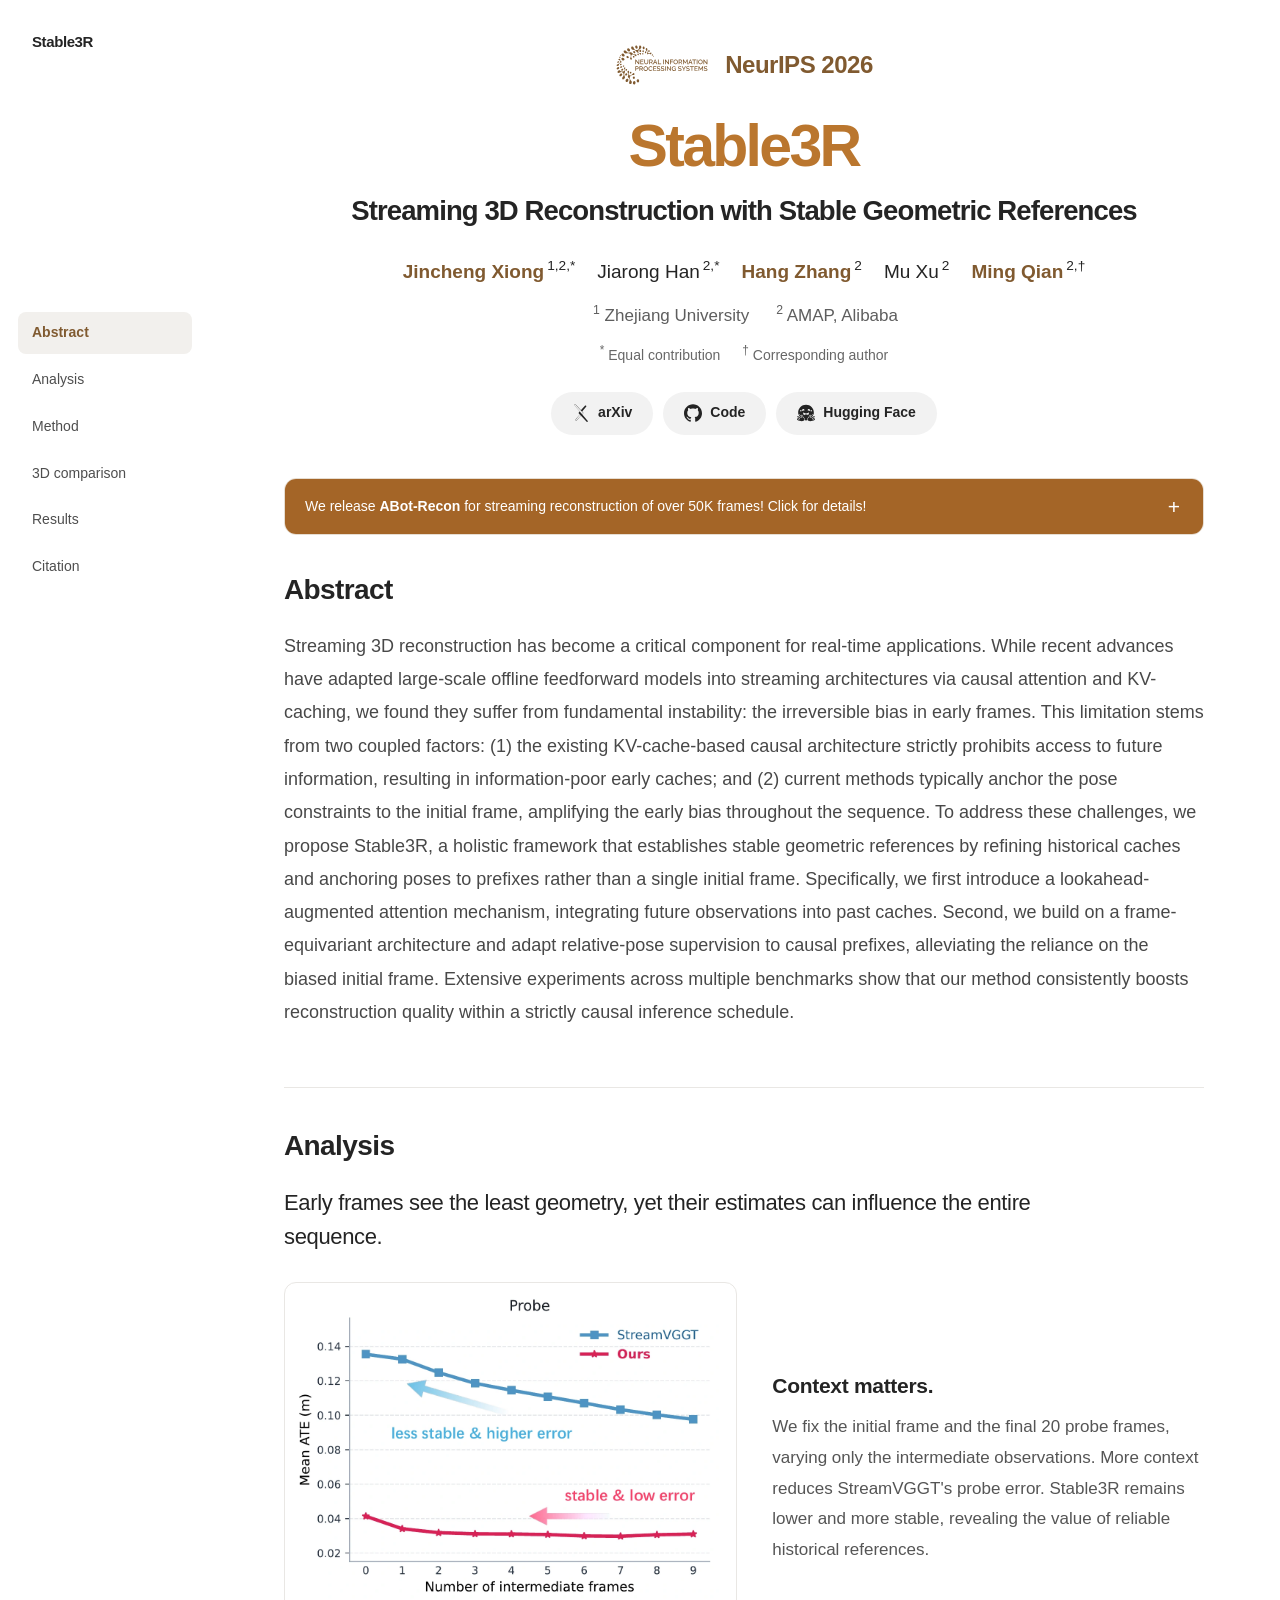
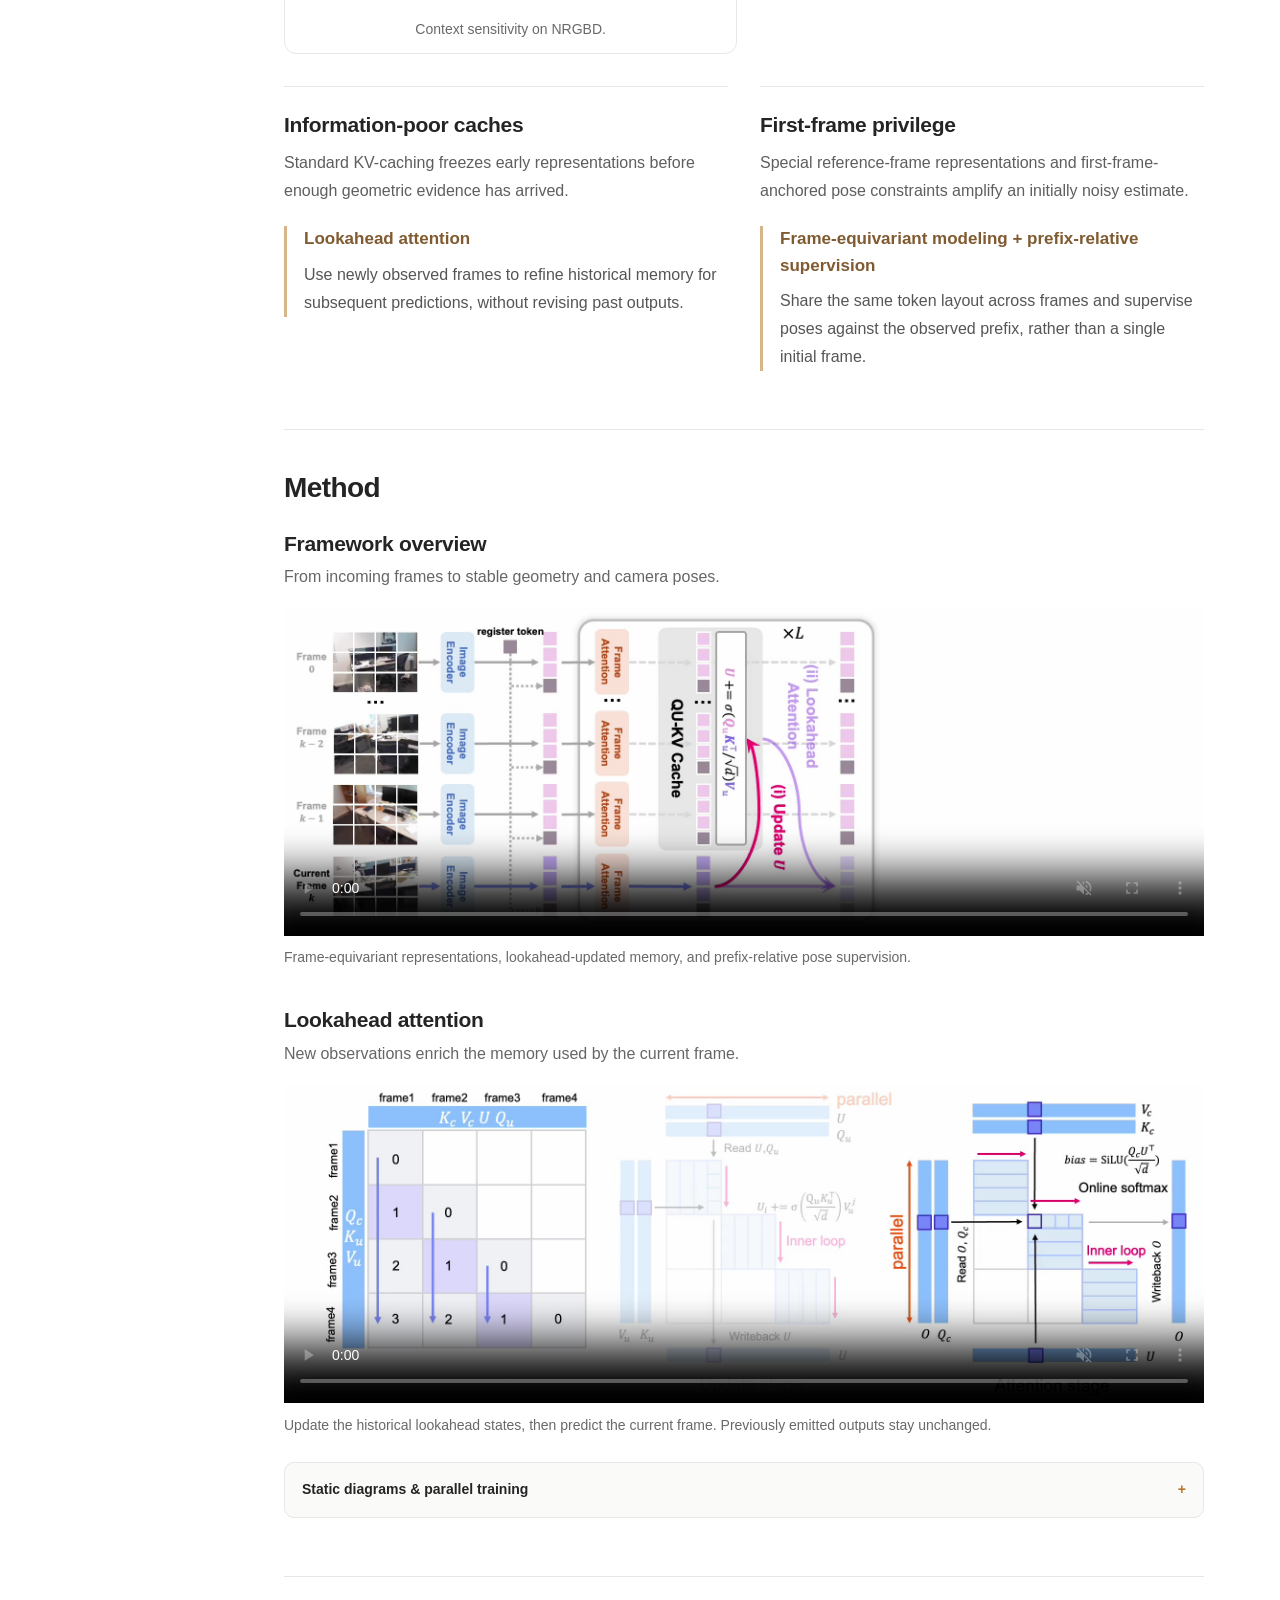
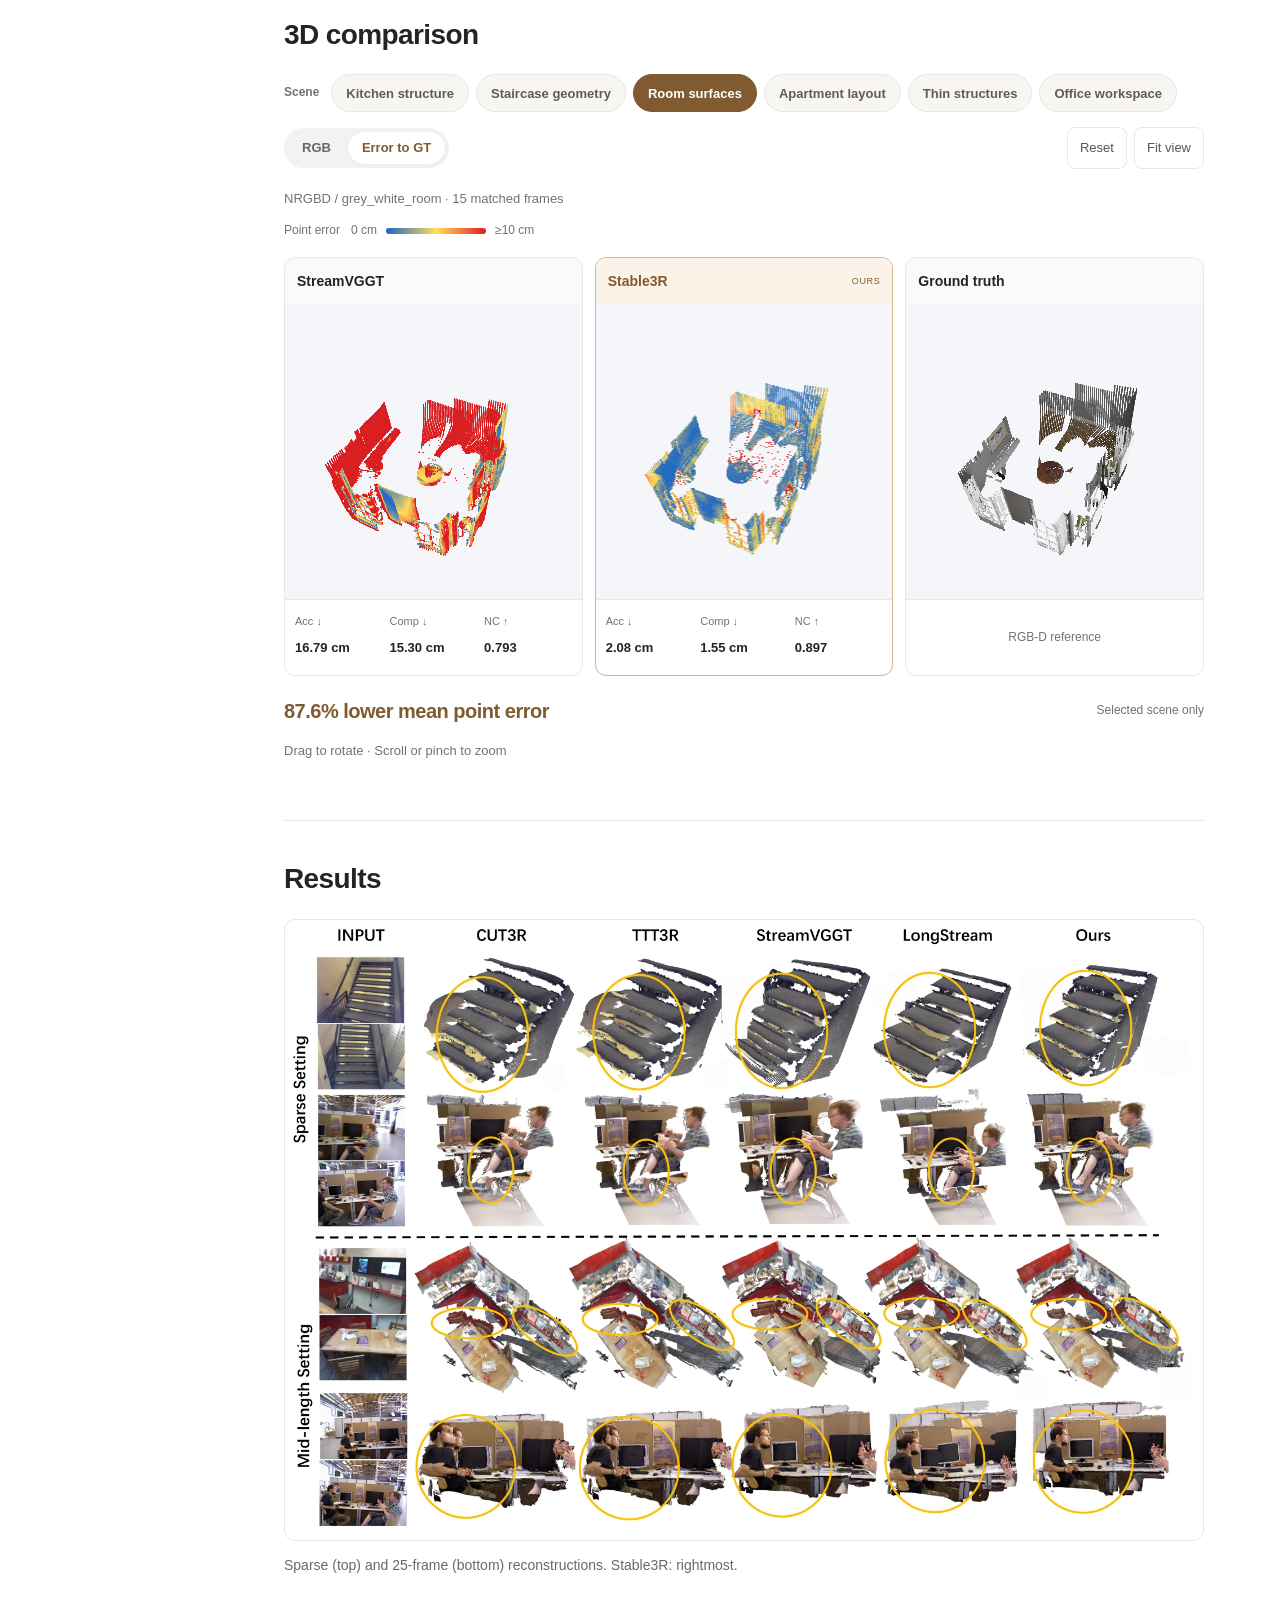
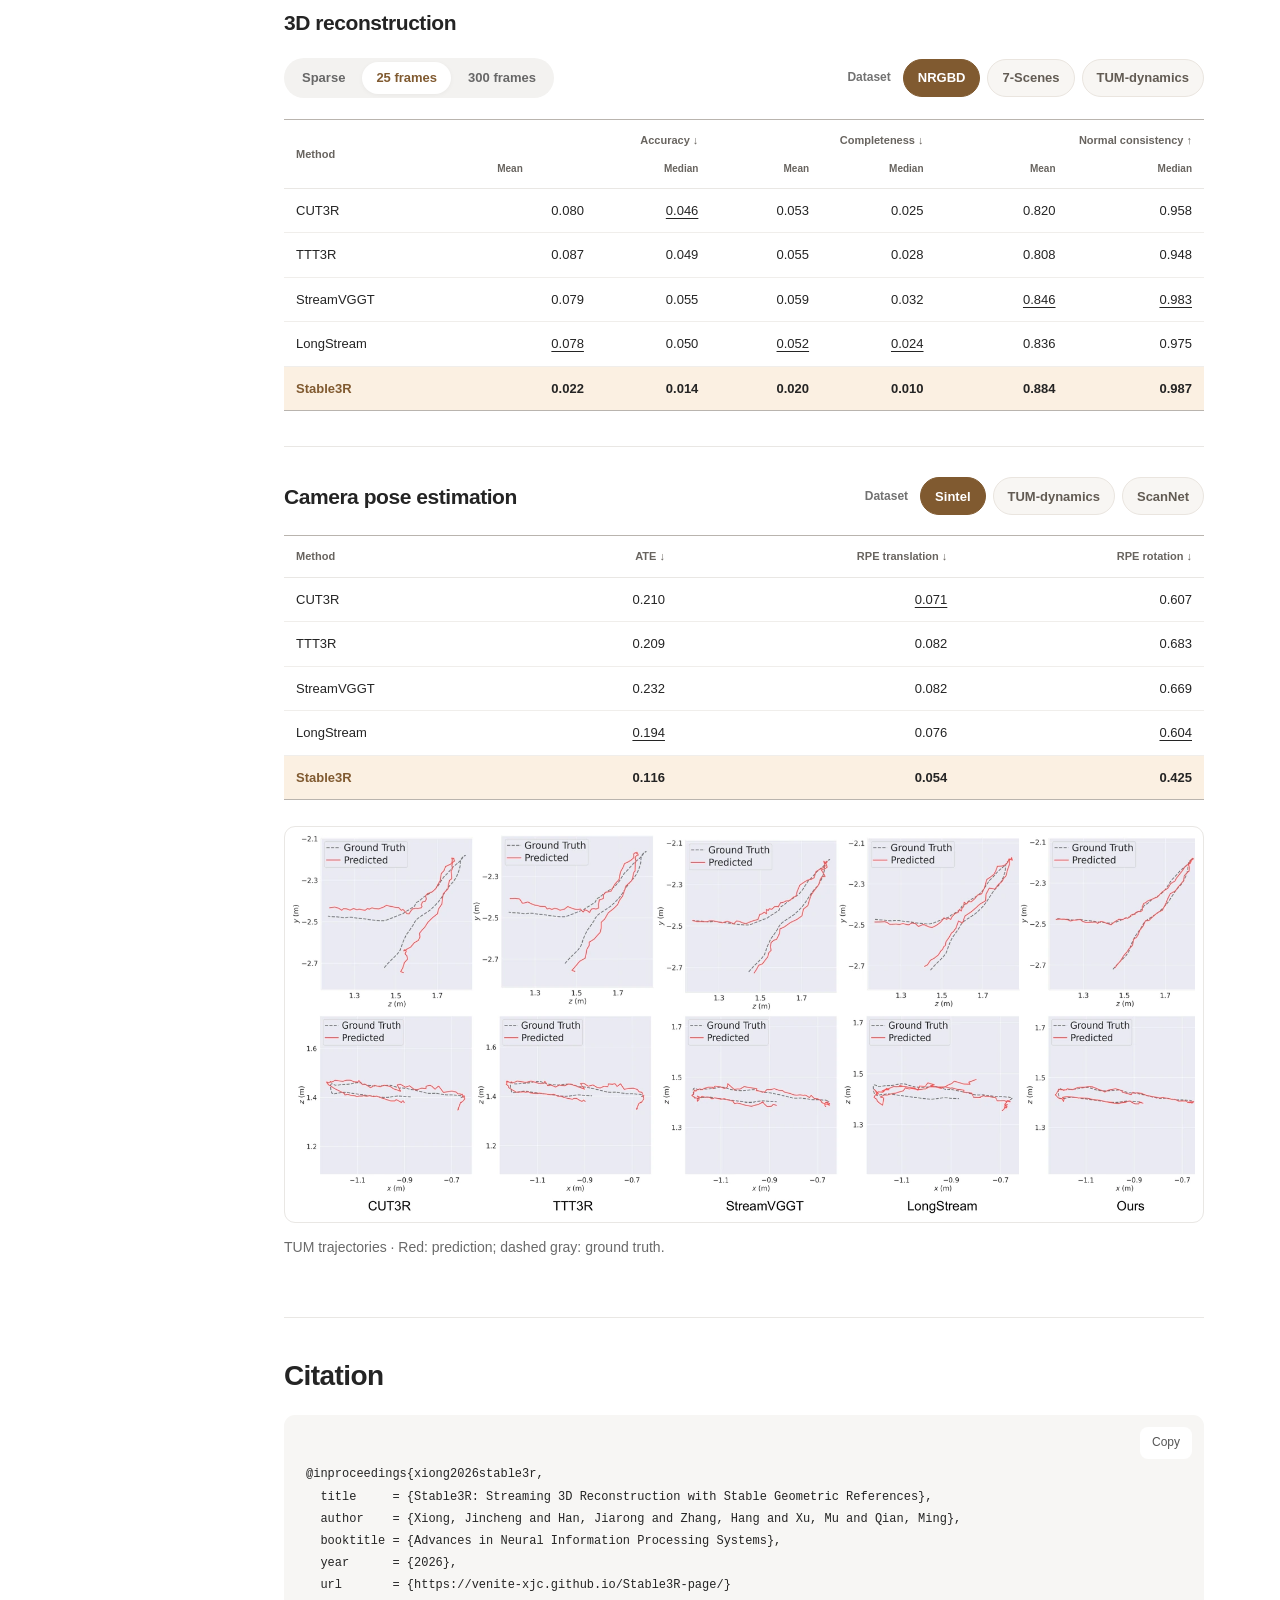
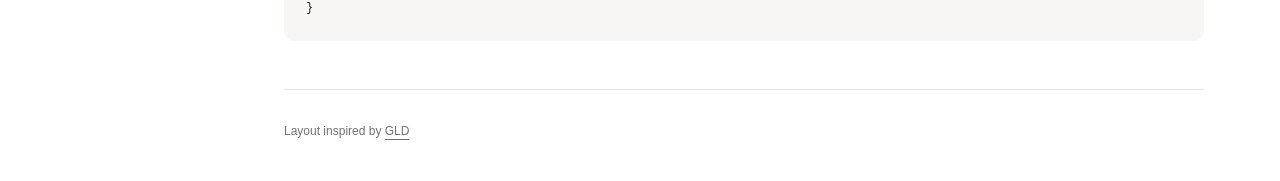
<file: index.html>
<!doctype html>
<html lang="en">
<head>
  <meta charset="utf-8">
  <meta name="viewport" content="width=device-width, initial-scale=1">
  <meta name="description" content="Stable3R: Streaming 3D Reconstruction with Stable Geometric References. Original manuscript figures, method overview, quantitative results, and interactive matched-input 3D comparisons.">
  <meta name="theme-color" content="#ffffff">
  <title>Stable3R | Streaming 3D Reconstruction with Stable Geometric References</title>
  <link rel="canonical" href="https://venite-xjc.github.io/Stable3R-page/">
  <link rel="icon" href="assets/icons/stable3r-mark-32.png?v=20261123-copper" sizes="32x32" type="image/png">
  <link rel="icon" href="assets/icons/stable3r-mark.svg?v=20261123-copper" sizes="any" type="image/svg+xml">
  <link rel="stylesheet" href="styles.css?v=20261124-expanded-choices">
  <script src="assets/paper/results-data.js" defer></script>
  <script src="app.js" defer></script>
  <script src="assets/clouds/manifest.js?v=20261123-six-scenes" defer></script>
  <script src="clouds.js?v=20261124-natural-rotation" defer></script>
  <script src="presentation.js?v=20261124-expanded-choices" defer></script>
</head>
<body>
  <a class="skip-link" href="#abstract">Skip to content</a>
  <aside class="sidebar">
    <a class="sidebar-brand" href="#top">Stable3R</a>
    <nav id="section-nav" aria-label="On this page">
      <a href="#abstract" aria-current="location">Abstract</a>
      <a href="#analysis">Analysis</a>
      <a href="#method">Method</a>
      <a href="#clouds">3D comparison</a>
      <a href="#results">Results</a>
      <a href="#citation">Citation</a>
    </nav>
  </aside>
  <div class="document">
  <header class="hero shell" id="top">
    <a class="venue" href="https://neurips.cc/virtual/2026/loc/sydney/poster/154907" target="_blank" rel="noopener" aria-label="Stable3R poster at NeurIPS 2026"><span class="venue-logo" role="img" aria-label="NeurIPS logo"></span><span>NeurIPS 2026</span></a>
    <h1>Stable<span>3R</span></h1>
    <p class="paper-title">Streaming 3D Reconstruction with Stable Geometric References</p>
    <ul class="authors" aria-label="Authors">
      <li><a href="https://venite-xjc.github.io/" target="_blank" rel="noopener">Jincheng Xiong</a><sup>1,2,*</sup></li>
      <li>Jiarong Han<sup>2,*</sup></li>
      <li><a href="https://openreview.net/profile?id=~Hang_Zhang22" target="_blank" rel="noopener">Hang Zhang</a><sup>2</sup></li>
      <li>Mu Xu<sup>2</sup></li>
      <li><a href="https://qianmingduowan.github.io/" target="_blank" rel="noopener">Ming Qian</a><sup>2,†</sup></li>
    </ul>
    <div class="affiliations"><span><sup>1</sup> Zhejiang University</span><span><sup>2</sup> AMAP, Alibaba</span></div>
    <p class="author-notes"><span><sup>*</sup> Equal contribution</span><span><sup>†</sup> Corresponding author</span></p>
    <div class="hero-links" role="group" aria-label="Project resources">
      <!-- Resource destinations are intentionally unset until release. Icons: Simple Icons (CC0); see assets/icons/SOURCES.txt. -->
      <button class="resource-button" type="button" disabled title="Link coming soon" aria-label="arXiv — link coming soon">
        <svg aria-hidden="true" focusable="false" viewBox="0 0 24 24"><path d="M3.8423 0a1.0037 1.0037 0 0 0-.922.6078c-.1536.3687-.0438.6275.2938 1.1113l6.9185 8.3597-1.0223 1.1058a1.0393 1.0393 0 0 0 .003 1.4229l1.2292 1.3135-5.4391 6.4444c-.2803.299-.4538.823-.2971 1.1986a1.0253 1.0253 0 0 0 .9585.635.9133.9133 0 0 0 .6891-.3405l5.783-6.126 7.4902 8.0051a.8527.8527 0 0 0 .6835.2597.9575.9575 0 0 0 .8777-.6138c.1577-.377-.017-.7502-.306-1.1407l-7.0518-8.3418 1.0632-1.13a.9626.9626 0 0 0 .0089-1.3165L4.6336.4639s-.3733-.4535-.768-.463zm0 .272h.0166c.2179.0052.4874.2715.5644.3639l.005.006.0052.0055 10.169 10.9905a.6915.6915 0 0 1-.0072.945l-1.0666 1.133-1.4982-1.7724-8.5994-10.39c-.3286-.472-.352-.6183-.2592-.841a.7307.7307 0 0 1 .6704-.4401Zm14.341 1.5701a.877.877 0 0 0-.6554.2418l-5.6962 6.1584 1.6944 1.8319 5.3089-6.5138c.3251-.4335.479-.6603.3247-1.0292a1.1205 1.1205 0 0 0-.9763-.689zm-7.6557 12.2823 1.3186 1.4135-5.7864 6.1295a.6494.6494 0 0 1-.4959.26.7516.7516 0 0 1-.706-.4669c-.1119-.2682.0359-.6864.2442-.9083l.0051-.0055.0047-.0055z"/></svg>
        <span>arXiv</span>
      </button>
      <button class="resource-button" type="button" disabled title="Link coming soon" aria-label="Code — link coming soon">
        <svg aria-hidden="true" focusable="false" viewBox="0 0 24 24"><path d="M12 .297c-6.63 0-12 5.373-12 12 0 5.303 3.438 9.8 8.205 11.385.6.113.82-.258.82-.577 0-.285-.01-1.04-.015-2.04-3.338.724-4.042-1.61-4.042-1.61C4.422 18.07 3.633 17.7 3.633 17.7c-1.087-.744.084-.729.084-.729 1.205.084 1.838 1.236 1.838 1.236 1.07 1.835 2.809 1.305 3.495.998.108-.776.417-1.305.76-1.605-2.665-.3-5.466-1.332-5.466-5.93 0-1.31.465-2.38 1.235-3.22-.135-.303-.54-1.523.105-3.176 0 0 1.005-.322 3.3 1.23.96-.267 1.98-.399 3-.405 1.02.006 2.04.138 3 .405 2.28-1.552 3.285-1.23 3.285-1.23.645 1.653.24 2.873.12 3.176.765.84 1.23 1.91 1.23 3.22 0 4.61-2.805 5.625-5.475 5.92.42.36.81 1.096.81 2.22 0 1.606-.015 2.896-.015 3.286 0 .315.21.69.825.57C20.565 22.092 24 17.592 24 12.297c0-6.627-5.373-12-12-12"/></svg>
        <span>Code</span>
      </button>
      <button class="resource-button" type="button" disabled title="Link coming soon" aria-label="Hugging Face — link coming soon">
        <svg aria-hidden="true" focusable="false" viewBox="0 0 24 24"><path d="M12.025 1.13c-5.77 0-10.449 4.647-10.449 10.378 0 1.112.178 2.181.503 3.185.064-.222.203-.444.416-.577a.96.96 0 0 1 .524-.15c.293 0 .584.124.84.284.278.173.48.408.71.694.226.282.458.611.684.951v-.014c.017-.324.106-.622.264-.874s.403-.487.762-.543c.3-.047.596.06.787.203s.31.313.4.467c.15.257.212.468.233.542.01.026.653 1.552 1.657 2.54.616.605 1.01 1.223 1.082 1.912.055.537-.096 1.059-.38 1.572.637.121 1.294.187 1.967.187.657 0 1.298-.063 1.921-.178-.287-.517-.44-1.041-.384-1.581.07-.69.465-1.307 1.081-1.913 1.004-.987 1.647-2.513 1.657-2.539.021-.074.083-.285.233-.542.09-.154.208-.323.4-.467a1.08 1.08 0 0 1 .787-.203c.359.056.604.29.762.543s.247.55.265.874v.015c.225-.34.457-.67.683-.952.23-.286.432-.52.71-.694.257-.16.547-.284.84-.285a.97.97 0 0 1 .524.151c.228.143.373.388.43.625l.006.04a10.3 10.3 0 0 0 .534-3.273c0-5.731-4.678-10.378-10.449-10.378M8.327 6.583a1.5 1.5 0 0 1 .713.174 1.487 1.487 0 0 1 .617 2.013c-.183.343-.762-.214-1.102-.094-.38.134-.532.914-.917.71a1.487 1.487 0 0 1 .69-2.803m7.486 0a1.487 1.487 0 0 1 .689 2.803c-.385.204-.536-.576-.916-.71-.34-.12-.92.437-1.103.094a1.487 1.487 0 0 1 .617-2.013 1.5 1.5 0 0 1 .713-.174m-10.68 1.55a.96.96 0 1 1 0 1.921.96.96 0 0 1 0-1.92m13.838 0a.96.96 0 1 1 0 1.92.96.96 0 0 1 0-1.92M8.489 11.458c.588.01 1.965 1.157 3.572 1.164 1.607-.007 2.984-1.155 3.572-1.164.196-.003.305.12.305.454 0 .886-.424 2.328-1.563 3.202-.22-.756-1.396-1.366-1.63-1.32q-.011.001-.02.006l-.044.026-.01.008-.03.024q-.018.017-.035.036l-.032.04a1 1 0 0 0-.058.09l-.014.025q-.049.088-.11.19a1 1 0 0 1-.083.116 1.2 1.2 0 0 1-.173.18q-.035.029-.075.058a1.3 1.3 0 0 1-.251-.243 1 1 0 0 1-.076-.107c-.124-.193-.177-.363-.337-.444-.034-.016-.104-.008-.2.022q-.094.03-.216.087-.06.028-.125.063l-.13.074q-.067.04-.136.086a3 3 0 0 0-.135.096 3 3 0 0 0-.26.219 2 2 0 0 0-.12.121 2 2 0 0 0-.106.128l-.002.002a2 2 0 0 0-.09.132l-.001.001a1.2 1.2 0 0 0-.105.212q-.013.036-.024.073c-1.139-.875-1.563-2.317-1.563-3.203 0-.334.109-.457.305-.454m.836 10.354c.824-1.19.766-2.082-.365-3.194-1.13-1.112-1.789-2.738-1.789-2.738s-.246-.945-.806-.858-.97 1.499.202 2.362c1.173.864-.233 1.45-.685.64-.45-.812-1.683-2.896-2.322-3.295s-1.089-.175-.938.647 2.822 2.813 2.562 3.244-1.176-.506-1.176-.506-2.866-2.567-3.49-1.898.473 1.23 2.037 2.16c1.564.932 1.686 1.178 1.464 1.53s-3.675-2.511-4-1.297c-.323 1.214 3.524 1.567 3.287 2.405-.238.839-2.71-1.587-3.216-.642-.506.946 3.49 2.056 3.522 2.064 1.29.33 4.568 1.028 5.713-.624m5.349 0c-.824-1.19-.766-2.082.365-3.194 1.13-1.112 1.789-2.738 1.789-2.738s.246-.945.806-.858.97 1.499-.202 2.362c-1.173.864.233 1.45.685.64.451-.812 1.683-2.896 2.322-3.295s1.089-.175.938.647-2.822 2.813-2.562 3.244 1.176-.506 1.176-.506 2.866-2.567 3.49-1.898-.473 1.23-2.037 2.16c-1.564.932-1.686 1.178-1.464 1.53s3.675-2.511 4-1.297c.323 1.214-3.524 1.567-3.287 2.405.238.839 2.71-1.587 3.216-.642.506.946-3.49 2.056-3.522 2.064-1.29.33-4.568 1.028-5.713-.624"/></svg>
        <span>Hugging Face</span>
      </button>
    </div>
  </header>
  <main>
    <aside class="shell news" aria-label="ABot-Recon: our follow-up work">
      <details class="news-card" id="abot-news">
        <summary><span class="news-headline">We release <strong>ABot-Recon</strong> for streaming reconstruction of over 50K frames! Click for details!</span><span class="news-toggle" aria-hidden="true"></span></summary>
        <div class="news-body">
          <p>ABot-Recon outperforms LingBot-Map overall, delivering <strong>&gt;24 FPS</strong> with <strong>&lt;7 GB</strong> of GPU memory and supporting streams of <strong>50K+ frames</strong>.</p>
          <p>Its simple architecture and large-scale training on <strong>over 1 million sequences</strong> make ABot-Recon a strong next-generation streaming backbone for ultra-long outdoor routes, complementing Stable3R's focus on bounded spatial areas. Our technical report and evaluation, inference, and training frameworks are open—explore the <a class="news-project-link" href="https://amap-cvlab.github.io/ABot-Recon-html/" target="_blank" rel="noopener">ABot-Recon homepage</a>.</p>
        </div>
      </details>
    </aside>
    <section class="section shell abstract" id="abstract" aria-labelledby="abstract-title">
      <div class="section-heading"><h2 id="abstract-title">Abstract</h2></div>
        <p>Streaming 3D reconstruction has become a critical component for real-time applications. While recent advances have adapted large-scale offline feedforward models into streaming architectures via causal attention and KV-caching, we found they suffer from fundamental instability: the irreversible bias in early frames. This limitation stems from two coupled factors: (1) the existing KV-cache-based causal architecture strictly prohibits access to future information, resulting in information-poor early caches; and (2) current methods typically anchor the pose constraints to the initial frame, amplifying the early bias throughout the sequence. To address these challenges, we propose Stable3R, a holistic framework that establishes stable geometric references by refining historical caches and anchoring poses to prefixes rather than a single initial frame. Specifically, we first introduce a lookahead-augmented attention mechanism, integrating future observations into past caches. Second, we build on a frame-equivariant architecture and adapt relative-pose supervision to causal prefixes, alleviating the reliance on the biased initial frame. Extensive experiments across multiple benchmarks show that our method consistently boosts reconstruction quality within a strictly causal inference schedule.</p>
    </section>
    <section class="section shell analysis" id="analysis" aria-labelledby="analysis-title">
      <div class="section-heading"><h2 id="analysis-title">Analysis</h2></div>
      <p class="section-lead">Early frames see the least geometry, yet their estimates can influence the entire sequence.</p>
      <div class="analysis-evidence">
      <figure class="probe-figure"><a class="figure-link" href="assets/paper/probe.pdf" target="_blank" rel="noopener" aria-label="Open the original context probe figure PDF" title="Context probe: the initial frame and final 20 probe frames are fixed; only the intermediate context changes."><img src="assets/paper/probe.webp" width="1152" height="848" loading="lazy" alt="NRGBD geometric context probe: StreamVGGT mean ATE changes substantially as intermediate frames are added, while Stable3R remains lower and more stable."></a><figcaption>Context sensitivity on NRGBD.</figcaption></figure>
        <div class="probe-reading"><h3>Context matters.</h3><p>We fix the initial frame and the final 20 probe frames, varying only the intermediate observations. More context reduces StreamVGGT's probe error. Stable3R remains lower and more stable, revealing the value of reliable historical references.</p></div>
      </div>
      <div class="analysis-findings">
        <article class="finding"><h3>Information-poor caches</h3><p>Standard KV-caching freezes early representations before enough geometric evidence has arrived.</p><div class="finding-response"><h4>Lookahead attention</h4><p>Use newly observed frames to refine historical memory for subsequent predictions, without revising past outputs.</p></div></article>
        <article class="finding"><h3>First-frame privilege</h3><p>Special reference-frame representations and first-frame-anchored pose constraints amplify an initially noisy estimate.</p><div class="finding-response"><h4>Frame-equivariant modeling + prefix-relative supervision</h4><p>Share the same token layout across frames and supervise poses against the observed prefix, rather than a single initial frame.</p></div></article>
      </div>
    </section>
    <section class="section shell method" id="method" aria-labelledby="method-title">
      <div class="section-heading"><h2 id="method-title">Method</h2></div>
      <figure class="method-video"><div class="video-heading"><h3>Framework overview</h3><p>From incoming frames to stable geometry and camera poses.</p></div><video id="overview-video" width="1920" height="684" autoplay muted loop controls playsinline preload="auto" poster="assets/videos/dynamic_overview-web-poster.jpg" aria-label="Stable3R method overview video" aria-describedby="overview-video-caption"><source src="assets/videos/dynamic_overview-web.mp4" type="video/mp4">Your browser does not support embedded video. <a href="assets/videos/dynamic_overview-web.mp4">Open the framework overview video</a>.</video><figcaption id="overview-video-caption">Frame-equivariant representations, lookahead-updated memory, and prefix-relative pose supervision.</figcaption></figure>
      <figure class="method-video"><div class="video-heading"><h3>Lookahead attention</h3><p>New observations enrich the memory used by the current frame.</p></div><video id="pipeline-video" width="1920" height="666" autoplay muted loop controls playsinline preload="auto" poster="assets/videos/dynamic_pipeline-web-poster.jpg" aria-label="Stable3R lookahead attention pipeline video" aria-describedby="pipeline-video-caption"><source src="assets/videos/dynamic_pipeline-web.mp4" type="video/mp4">Your browser does not support embedded video. <a href="assets/videos/dynamic_pipeline-web.mp4">Open the lookahead pipeline video</a>.</video><figcaption id="pipeline-video-caption">Update the historical lookahead states, then predict the current frame. Previously emitted outputs stay unchanged.</figcaption></figure>
      <details class="technical-detail"><summary>Static diagrams &amp; parallel training <span aria-hidden="true">+</span></summary><figure class="paper-figure"><a class="figure-link" href="assets/paper/pipeline.pdf" target="_blank" rel="noopener" aria-label="Open the original Stable3R framework figure PDF"><img width="3200" height="1090" src="assets/paper/pipeline-1600.webp" srcset="assets/paper/pipeline-1600.webp 1600w, assets/paper/pipeline.webp 3200w" sizes="92vw" loading="lazy" alt="Stable3R framework: an image encoder and frame attention feed a QU-KV cache, followed by historical U updates, lookahead attention, and camera and geometry prediction heads."></a></figure><figure class="paper-figure"><a class="figure-link" href="assets/paper/parallel-attention.pdf" target="_blank" rel="noopener" aria-label="Open the original parallel attention figure PDF"><img width="3200" height="824" src="assets/paper/parallel-attention-1600.webp" srcset="assets/paper/parallel-attention-1600.webp 1600w, assets/paper/parallel-attention.webp 3200w" sizes="92vw" loading="lazy" alt="Original paper diagram of block-wise causal attention, diagonal dependency order, update kernels, and attention kernels."></a></figure></details>
    </section>
    <section class="section shell cloud-section" id="clouds" aria-labelledby="cloud-title" data-status="loading">
      <div class="section-heading"><h2 id="cloud-title">3D comparison</h2></div>
      <div class="cloud-controls">
        <label class="dataset-label" for="cloud-scene">Scene <select id="cloud-scene"><option value="complete-kitchen">Kitchen structure</option><option value="stairs">Staircase geometry</option><option value="grey-room">Room surfaces</option><option value="morning-apartment">Apartment layout</option><option value="thin-geometry">Thin structures</option><option value="office-workspace">Office workspace</option></select></label>
        <div class="cloud-mode" role="group" aria-label="Point cloud color mode"><button type="button" data-cloud-mode="rgb" aria-pressed="false">RGB</button><button type="button" data-cloud-mode="error" aria-pressed="true">Error to GT</button></div>
        <div class="cloud-view-buttons"><button type="button" id="cloud-reset">Reset</button><button type="button" id="cloud-fit">Fit view</button></div>
      </div>
      <p class="cloud-context" id="cloud-scene-context">Common-input reconstruction comparison</p>
      <div class="cloud-error-legend" id="cloud-error-legend"><span>Point error</span><span class="cloud-error-labels"><span>0 cm</span><span class="cloud-error-bar" aria-hidden="true"></span><span>≥10 cm</span></span></div>
      <div class="cloud-panels" id="cloud-panels">
        <article class="cloud-panel"><div class="cloud-panel-header"><h3>StreamVGGT</h3></div><canvas class="cloud-canvas" id="cloud-streamvggt" tabindex="0" role="img" aria-label="Interactive StreamVGGT reconstruction. Drag to rotate, wheel or pinch to zoom. Arrow keys rotate, plus and minus zoom, R resets."></canvas><div class="cloud-metrics" id="cloud-metrics-streamvggt"></div></article>
        <article class="cloud-panel ours-panel"><div class="cloud-panel-header"><h3>Stable3R</h3><span class="cloud-panel-tag">Ours</span></div><canvas class="cloud-canvas" id="cloud-stable3r" tabindex="0" role="img" aria-label="Interactive Stable3R reconstruction with the same camera and render settings as the baseline."></canvas><div class="cloud-metrics" id="cloud-metrics-stable3r"></div></article>
        <article class="cloud-panel"><div class="cloud-panel-header"><h3>Ground truth</h3></div><canvas class="cloud-canvas" id="cloud-gt" tabindex="0" role="img" aria-label="Interactive ground-truth point cloud using the same sampled pixels and camera as both predictions."></canvas><div class="cloud-reference">RGB-D reference</div></article>
      </div>
      <div class="cloud-highlight"><strong id="cloud-advantage"></strong><span>Selected scene only</span></div>
      <p class="cloud-status" id="cloud-status" role="status">Loading real point clouds…</p>
      <p id="cloud-sampling-note" hidden></p>
    </section>
    <section class="section shell" id="results" aria-labelledby="results-title">
      <div class="section-heading"><h2 id="results-title">Results</h2></div>
      <figure class="paper-figure reconstruction-figure"><a class="figure-link" href="assets/paper/reconstruction.pdf" target="_blank" rel="noopener" aria-label="Open the original reconstruction comparison PDF"><img width="3200" height="2142" src="assets/paper/reconstruction-1600.webp" srcset="assets/paper/reconstruction-1600.webp 1600w, assets/paper/reconstruction.webp 3200w" sizes="(max-width: 1120px) 92vw, 1080px" loading="lazy" alt="Original reconstruction comparison of CUT3R, TTT3R, StreamVGGT, LongStream, and Stable3R, with staircase and dynamic indoor examples under sparse and mid-length settings."></a><figcaption>Sparse (top) and 25-frame (bottom) reconstructions. Stable3R: rightmost.</figcaption></figure>
      <div class="result-block" aria-labelledby="reconstruction-title">
        <div class="result-title"><h3 id="reconstruction-title">3D reconstruction</h3></div>
        <div class="result-controls"><div class="protocol-switch" role="group" aria-label="Reconstruction sequence setting"><button type="button" data-protocol="sparse" aria-pressed="false">Sparse</button><button type="button" data-protocol="mid" aria-pressed="true">25 frames</button><button type="button" data-protocol="long" aria-pressed="false">300 frames</button></div><label class="dataset-label" for="reconstruction-dataset">Dataset <select id="reconstruction-dataset"><option>NRGBD</option><option>7-Scenes</option><option>TUM-dynamics</option></select></label></div>
        <div class="table-scroll" tabindex="0" role="region" aria-label="Reconstruction results; scroll horizontally on smaller screens"><table id="reconstruction-table"><caption class="sr-only">NRGBD 25-frame reconstruction results from the manuscript</caption><thead><tr><th scope="col" rowspan="2">Method</th><th scope="colgroup" colspan="2">Accuracy ↓</th><th scope="colgroup" colspan="2">Completeness ↓</th><th scope="colgroup" colspan="2">Normal consistency ↑</th></tr><tr><th scope="col">Mean</th><th scope="col">Median</th><th scope="col">Mean</th><th scope="col">Median</th><th scope="col">Mean</th><th scope="col">Median</th></tr></thead><tbody id="reconstruction-body">
          <tr><th scope="row">CUT3R</th><td>0.080</td><td>0.046</td><td>0.053</td><td>0.025</td><td>0.820</td><td>0.958</td></tr><tr><th scope="row">TTT3R</th><td>0.087</td><td>0.049</td><td>0.055</td><td>0.028</td><td>0.808</td><td>0.948</td></tr><tr><th scope="row">StreamVGGT</th><td>0.079</td><td>0.055</td><td>0.059</td><td>0.032</td><td>0.846</td><td>0.983</td></tr><tr><th scope="row">LongStream</th><td>0.078</td><td>0.050</td><td>0.052</td><td>0.024</td><td>0.836</td><td>0.975</td></tr><tr class="ours"><th scope="row">Stable3R</th><td><strong>0.022</strong></td><td><strong>0.014</strong></td><td><strong>0.020</strong></td><td><strong>0.010</strong></td><td><strong>0.884</strong></td><td><strong>0.987</strong></td></tr>
        </tbody></table></div>
        <p class="missing-note" id="missing-note" hidden>— Not reported in the paper.</p>
        <!-- Non-visual metadata hooks keep the shared table renderer unchanged. -->
        <div hidden aria-hidden="true"><span id="reconstruction-source"></span><span id="reconstruction-note"></span></div>
      </div>
      <div class="result-block pose-block" aria-labelledby="pose-title">
        <div class="result-title"><h3 id="pose-title">Camera pose estimation</h3><label class="dataset-label" for="pose-dataset">Dataset <select id="pose-dataset"><option>Sintel</option><option>TUM-dynamics</option><option>ScanNet</option></select></label></div>
        <div class="table-scroll" tabindex="0" role="region" aria-label="Camera pose results; scroll horizontally on smaller screens"><table id="pose-table"><caption class="sr-only">Sintel camera pose results from the manuscript</caption><thead><tr><th scope="col">Method</th><th scope="col">ATE ↓</th><th scope="col">RPE translation ↓</th><th scope="col">RPE rotation ↓</th></tr></thead><tbody id="pose-body">
          <tr><th scope="row">CUT3R</th><td>0.210</td><td>0.071</td><td>0.607</td></tr><tr><th scope="row">TTT3R</th><td>0.209</td><td>0.082</td><td>0.683</td></tr><tr><th scope="row">StreamVGGT</th><td>0.232</td><td>0.082</td><td>0.669</td></tr><tr><th scope="row">LongStream</th><td>0.194</td><td>0.076</td><td>0.604</td></tr><tr class="ours"><th scope="row">Stable3R</th><td><strong>0.116</strong></td><td><strong>0.054</strong></td><td><strong>0.425</strong></td></tr>
        </tbody></table></div>
        <figure class="paper-figure trajectory-figure"><a class="figure-link" href="assets/paper/trajectories.pdf" target="_blank" rel="noopener" aria-label="Open the original TUM camera trajectory comparison PDF"><img width="3200" height="1342" src="assets/paper/trajectories-1600.webp" srcset="assets/paper/trajectories-1600.webp 1600w, assets/paper/trajectories.webp 3200w" sizes="(max-width: 1120px) 92vw, 1080px" loading="lazy" alt="TUM trajectory comparisons for five methods: red predicted camera paths versus dashed gray ground truth. Stable3R is shown in the last column."></a><figcaption>TUM trajectories · Red: prediction; dashed gray: ground truth.</figcaption></figure>
      </div>
      <noscript><p class="source-note">JavaScript is disabled. The tables above show NRGBD 25-frame reconstruction and Sintel pose results. <a href="assets/paper/results.json">Download all table values as JSON.</a></p></noscript>
    </section>
    <section class="section shell citation" id="citation" aria-labelledby="citation-title">
      <div class="section-heading"><h2 id="citation-title">Citation</h2></div>
      <div class="citation-box"><button type="button" id="copy-citation" aria-label="Copy BibTeX citation">Copy</button><pre tabindex="0" aria-label="BibTeX citation"><code id="bibtex-text">@inproceedings{xiong2026stable3r,
  title     = {Stable3R: Streaming 3D Reconstruction with Stable Geometric References},
  author    = {Xiong, Jincheng and Han, Jiarong and Zhang, Hang and Xu, Mu and Qian, Ming},
  booktitle = {Advances in Neural Information Processing Systems},
  year      = {2026},
  url       = {https://venite-xjc.github.io/Stable3R-page/}
}</code></pre></div>
      <p id="copy-status" class="sr-only" role="status"></p>
    </section>
  </main>
  <footer class="shell footer">
    <p class="layout-credit">Layout inspired by <a href="https://cvlab-kaist.github.io/GLD/" target="_blank" rel="noopener">GLD</a></p>
  </footer>
  </div>
</body>
</html>
</file>
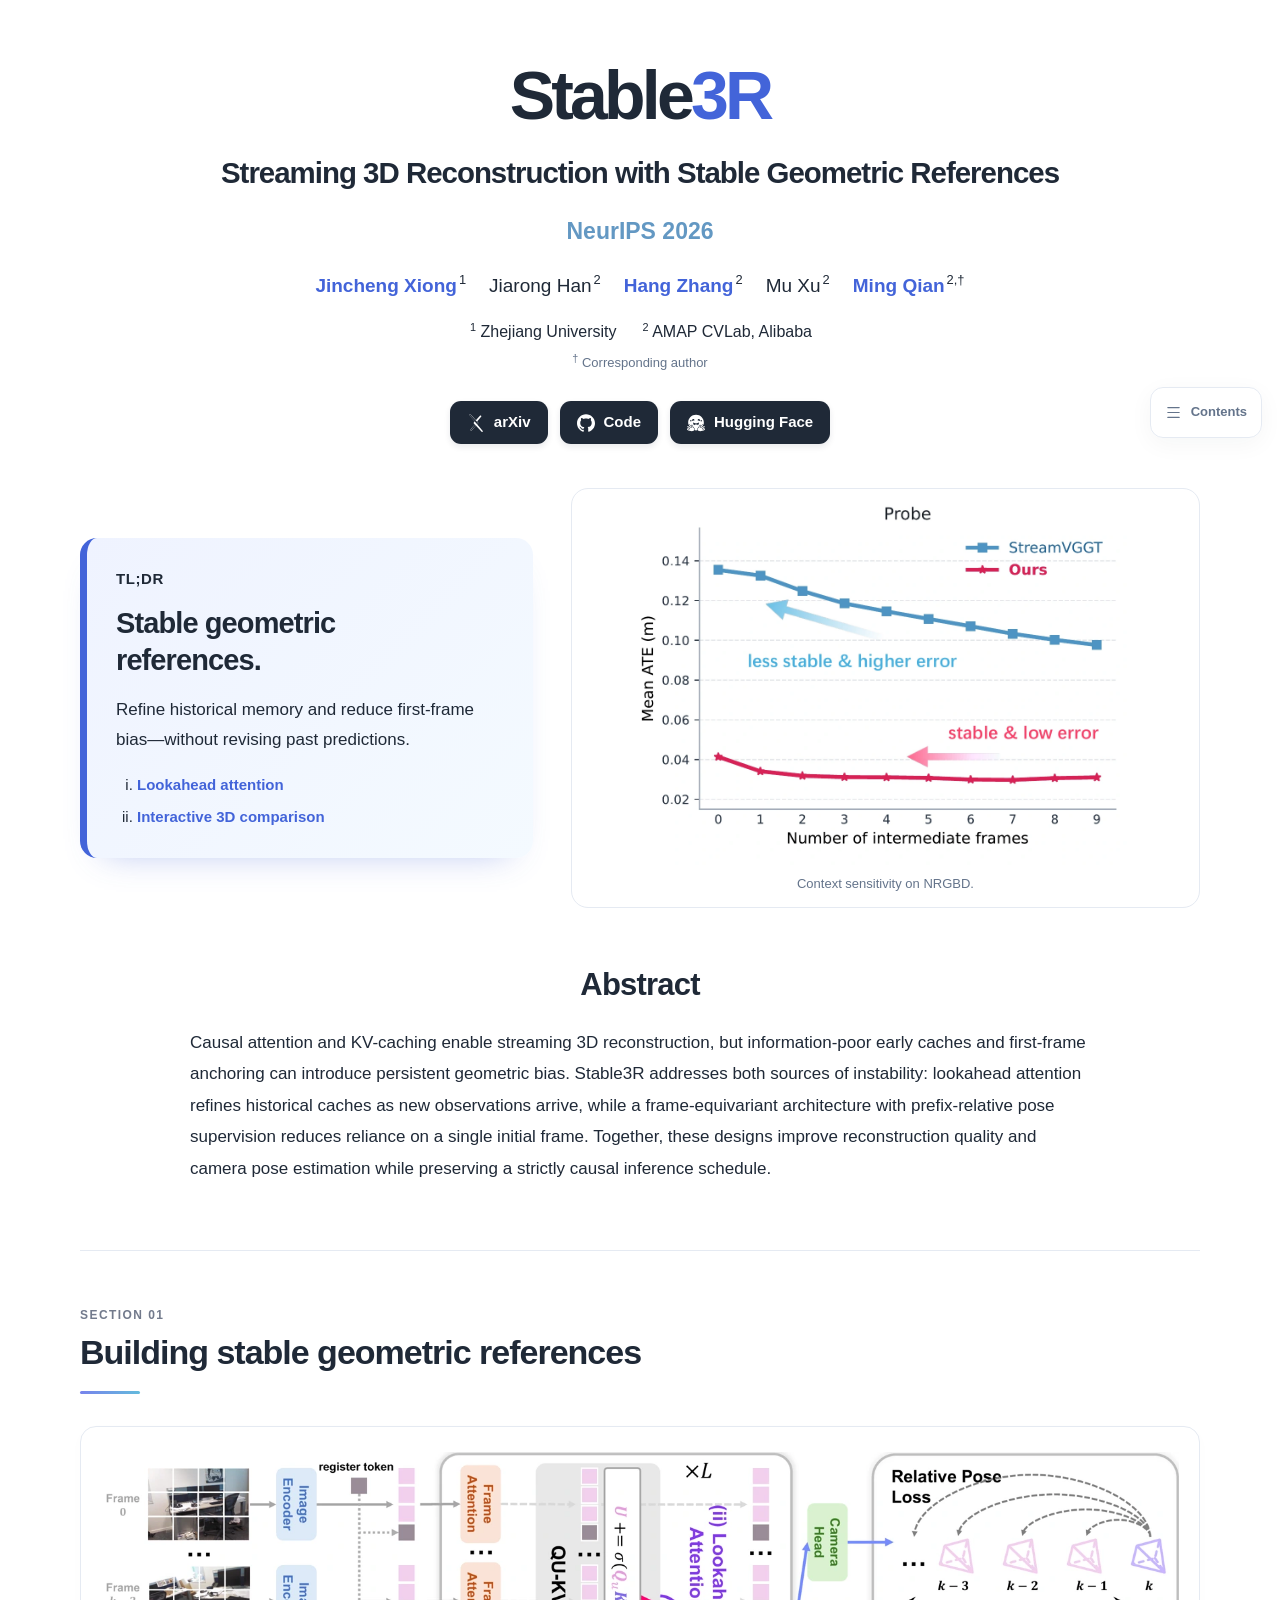
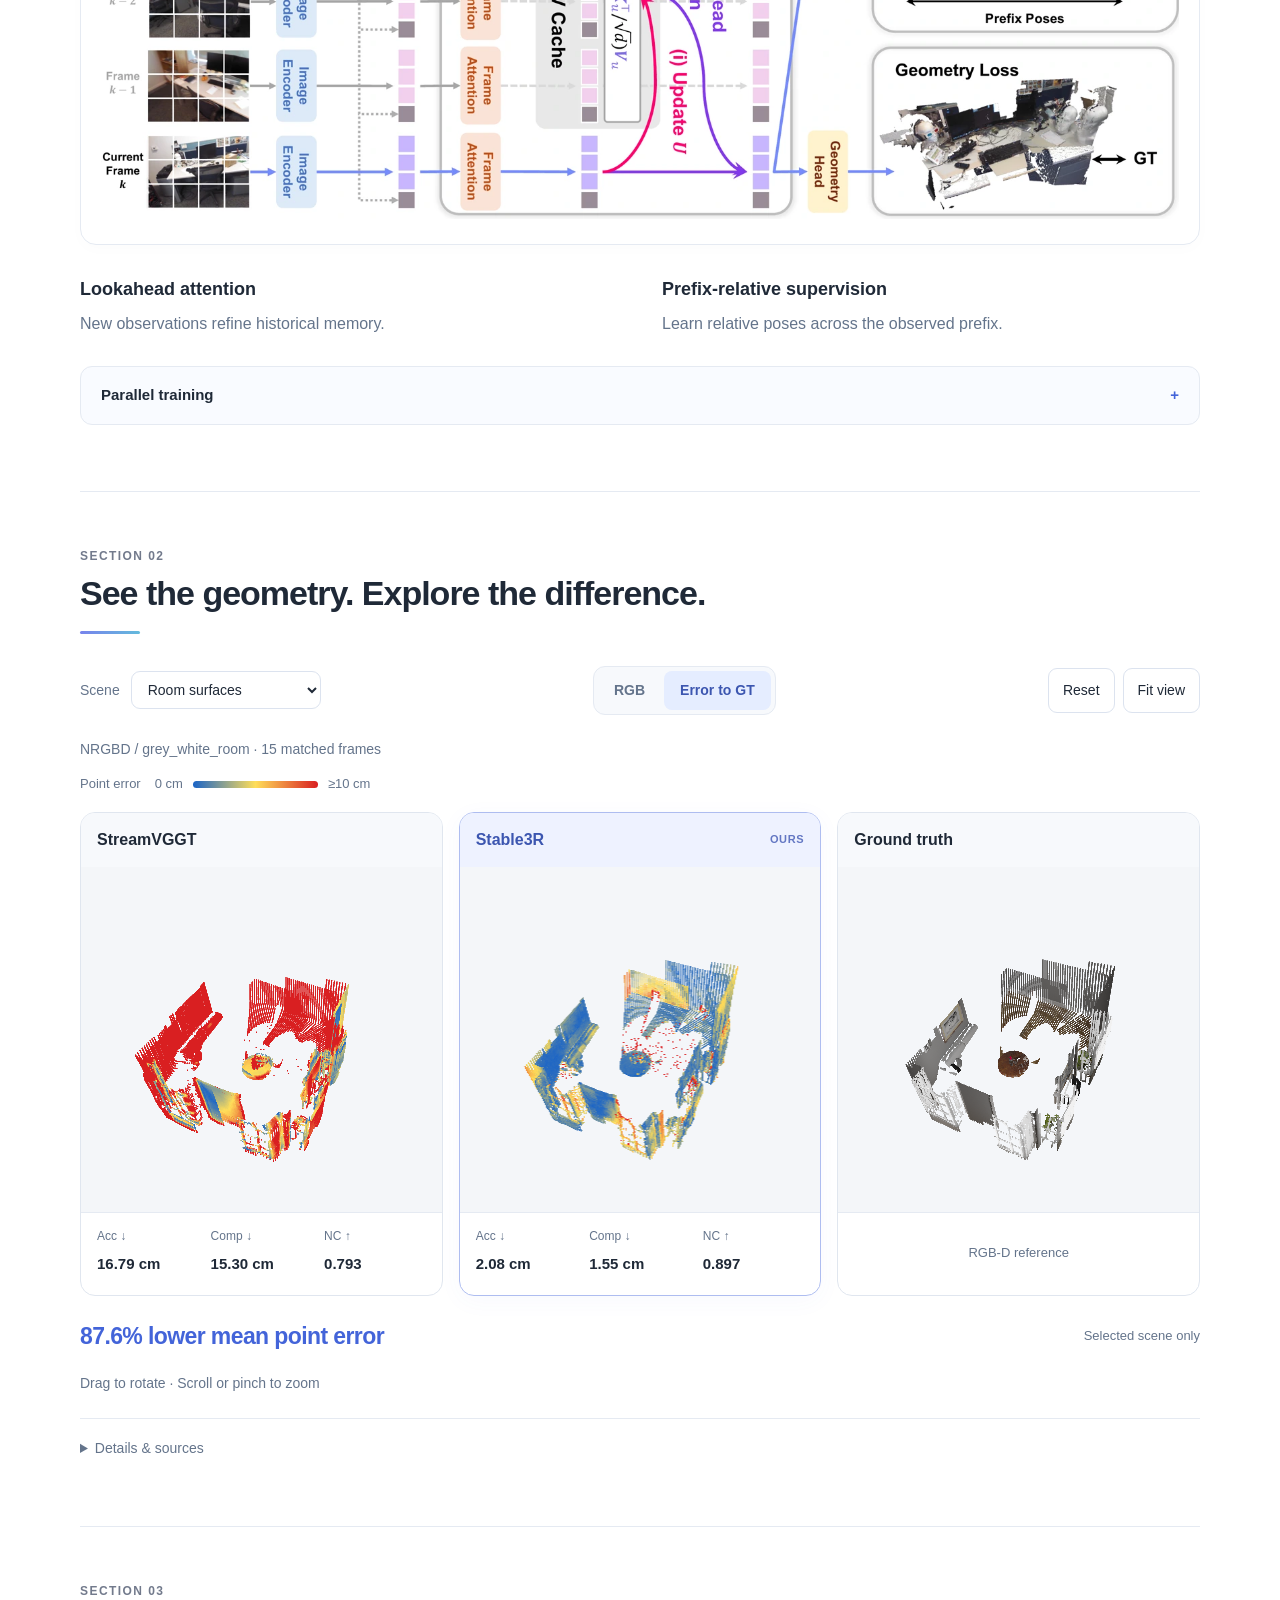
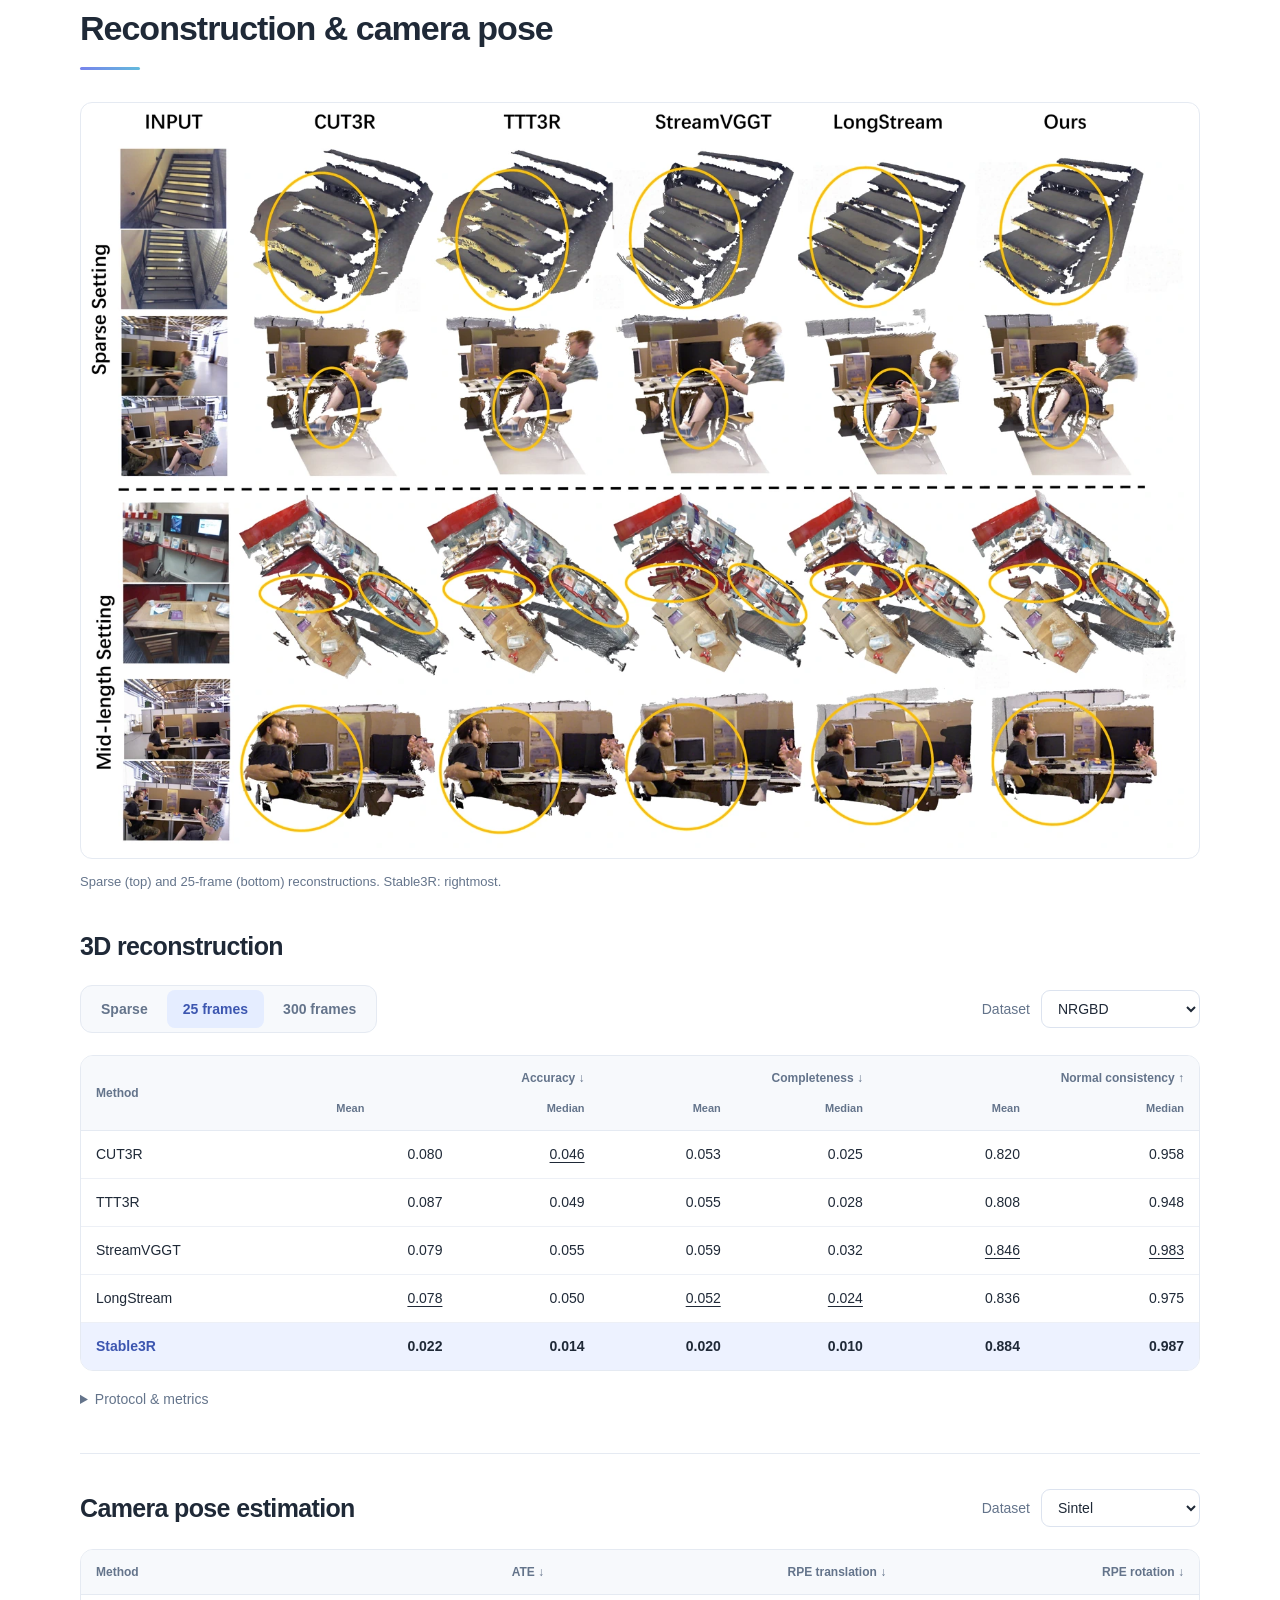
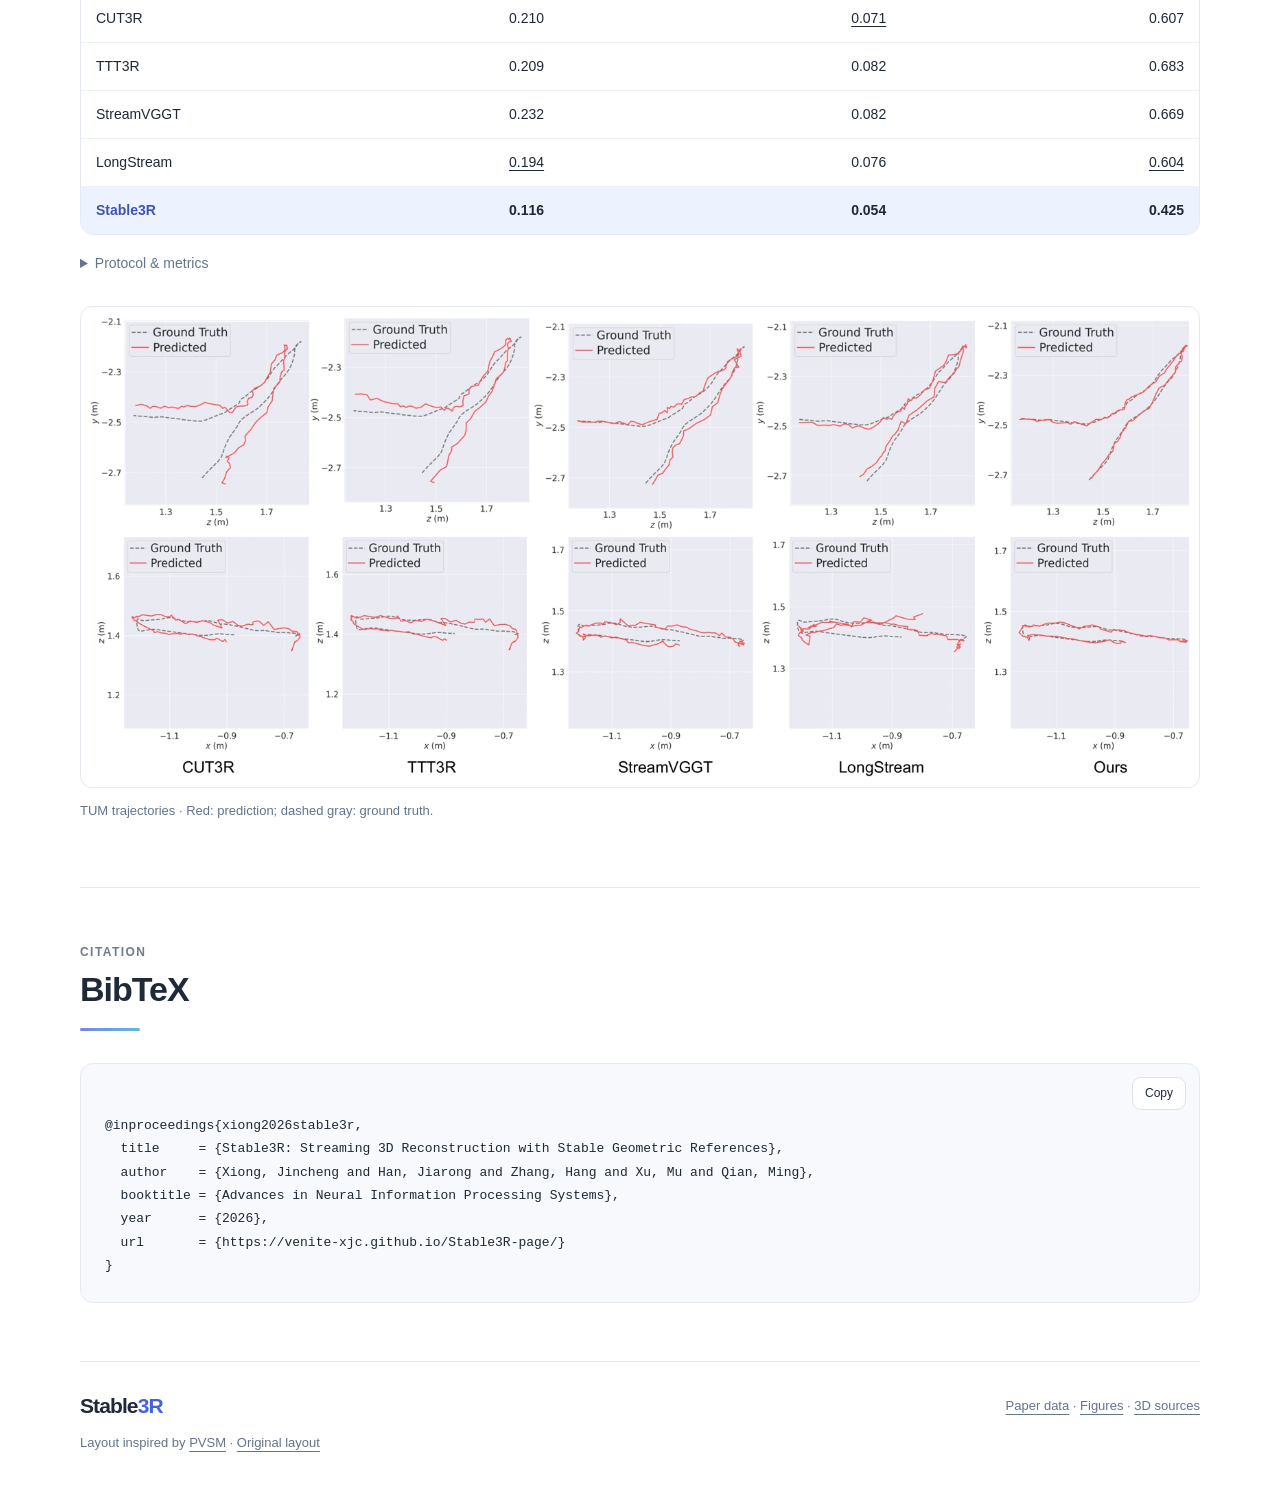
<file: pvsm/index.html>
<!doctype html>
<html lang="en">
<head>
  <meta charset="utf-8">
  <meta name="viewport" content="width=device-width, initial-scale=1">
  <meta name="description" content="Stable3R: Streaming 3D Reconstruction with Stable Geometric References. Original manuscript figures, method overview, quantitative results, and interactive matched-input 3D comparisons.">
  <meta name="theme-color" content="#ffffff">
  <title>Stable3R | Streaming 3D Reconstruction · Alternate Layout</title>
  <link rel="icon" href="assets/favicon.svg" type="image/svg+xml">
  <link rel="stylesheet" href="styles.css">
  <script src="assets/paper/results-data.js" defer></script>
  <script src="app.js" defer></script>
  <script src="assets/clouds/manifest.js" defer></script>
  <script src="clouds.js" defer></script>
  <script src="presentation.js" defer></script>
</head>
<body>
  <a class="skip-link" href="#overview">Skip to content</a>
  <details class="floating-toc" id="page-toc">
    <summary aria-label="Page contents"><svg aria-hidden="true" viewBox="0 0 24 24"><path d="M4 5h16M4 12h16M4 19h16"/></svg><span>Contents</span></summary>
    <nav aria-label="On this page">
      <a href="#top"><span class="toc-pill">Top</span>Stable3R</a>
      <a href="#abstract"><span class="toc-pill">Intro</span>Abstract</a>
      <a href="#method"><span class="toc-pill">01</span>Method</a>
      <a href="#clouds"><span class="toc-pill">02</span>Explore in 3D</a>
      <a href="#results"><span class="toc-pill">03</span>Results</a>
      <a href="#citation"><span class="toc-pill">Cite</span>BibTeX</a>
    </nav>
  </details>
  <header class="hero shell" id="top">
    <h1>Stable<span>3R</span></h1>
    <p class="paper-title">Streaming 3D Reconstruction with Stable Geometric References</p>
    <p class="venue">NeurIPS 2026</p>
    <ul class="authors" aria-label="Authors">
      <li><a href="https://venite-xjc.github.io/" target="_blank" rel="noopener">Jincheng Xiong</a><sup>1</sup></li>
      <li>Jiarong Han<sup>2</sup></li>
      <li><a href="https://openreview.net/profile?id=~Hang_Zhang22" target="_blank" rel="noopener">Hang Zhang</a><sup>2</sup></li>
      <li>Mu Xu<sup>2</sup></li>
      <li><a href="https://qianmingduowan.github.io/" target="_blank" rel="noopener">Ming Qian</a><sup>2,†</sup></li>
    </ul>
    <div class="affiliations"><span><sup>1</sup> Zhejiang University</span><span><sup>2</sup> AMAP CVLab, Alibaba</span></div>
    <p class="corresponding"><sup>†</sup> Corresponding author</p>
    <div class="hero-links" role="group" aria-label="Project resources">
      <!-- Resource destinations are intentionally unset until release. Icons: Simple Icons (CC0); see assets/icons/SOURCES.txt. -->
      <button class="resource-button" type="button" disabled title="Link coming soon" aria-label="arXiv — link coming soon">
        <svg aria-hidden="true" focusable="false" viewBox="0 0 24 24"><path d="M3.8423 0a1.0037 1.0037 0 0 0-.922.6078c-.1536.3687-.0438.6275.2938 1.1113l6.9185 8.3597-1.0223 1.1058a1.0393 1.0393 0 0 0 .003 1.4229l1.2292 1.3135-5.4391 6.4444c-.2803.299-.4538.823-.2971 1.1986a1.0253 1.0253 0 0 0 .9585.635.9133.9133 0 0 0 .6891-.3405l5.783-6.126 7.4902 8.0051a.8527.8527 0 0 0 .6835.2597.9575.9575 0 0 0 .8777-.6138c.1577-.377-.017-.7502-.306-1.1407l-7.0518-8.3418 1.0632-1.13a.9626.9626 0 0 0 .0089-1.3165L4.6336.4639s-.3733-.4535-.768-.463zm0 .272h.0166c.2179.0052.4874.2715.5644.3639l.005.006.0052.0055 10.169 10.9905a.6915.6915 0 0 1-.0072.945l-1.0666 1.133-1.4982-1.7724-8.5994-10.39c-.3286-.472-.352-.6183-.2592-.841a.7307.7307 0 0 1 .6704-.4401Zm14.341 1.5701a.877.877 0 0 0-.6554.2418l-5.6962 6.1584 1.6944 1.8319 5.3089-6.5138c.3251-.4335.479-.6603.3247-1.0292a1.1205 1.1205 0 0 0-.9763-.689zm-7.6557 12.2823 1.3186 1.4135-5.7864 6.1295a.6494.6494 0 0 1-.4959.26.7516.7516 0 0 1-.706-.4669c-.1119-.2682.0359-.6864.2442-.9083l.0051-.0055.0047-.0055z"/></svg>
        <span>arXiv</span>
      </button>
      <button class="resource-button" type="button" disabled title="Link coming soon" aria-label="Code — link coming soon">
        <svg aria-hidden="true" focusable="false" viewBox="0 0 24 24"><path d="M12 .297c-6.63 0-12 5.373-12 12 0 5.303 3.438 9.8 8.205 11.385.6.113.82-.258.82-.577 0-.285-.01-1.04-.015-2.04-3.338.724-4.042-1.61-4.042-1.61C4.422 18.07 3.633 17.7 3.633 17.7c-1.087-.744.084-.729.084-.729 1.205.084 1.838 1.236 1.838 1.236 1.07 1.835 2.809 1.305 3.495.998.108-.776.417-1.305.76-1.605-2.665-.3-5.466-1.332-5.466-5.93 0-1.31.465-2.38 1.235-3.22-.135-.303-.54-1.523.105-3.176 0 0 1.005-.322 3.3 1.23.96-.267 1.98-.399 3-.405 1.02.006 2.04.138 3 .405 2.28-1.552 3.285-1.23 3.285-1.23.645 1.653.24 2.873.12 3.176.765.84 1.23 1.91 1.23 3.22 0 4.61-2.805 5.625-5.475 5.92.42.36.81 1.096.81 2.22 0 1.606-.015 2.896-.015 3.286 0 .315.21.69.825.57C20.565 22.092 24 17.592 24 12.297c0-6.627-5.373-12-12-12"/></svg>
        <span>Code</span>
      </button>
      <button class="resource-button" type="button" disabled title="Link coming soon" aria-label="Hugging Face — link coming soon">
        <svg aria-hidden="true" focusable="false" viewBox="0 0 24 24"><path d="M12.025 1.13c-5.77 0-10.449 4.647-10.449 10.378 0 1.112.178 2.181.503 3.185.064-.222.203-.444.416-.577a.96.96 0 0 1 .524-.15c.293 0 .584.124.84.284.278.173.48.408.71.694.226.282.458.611.684.951v-.014c.017-.324.106-.622.264-.874s.403-.487.762-.543c.3-.047.596.06.787.203s.31.313.4.467c.15.257.212.468.233.542.01.026.653 1.552 1.657 2.54.616.605 1.01 1.223 1.082 1.912.055.537-.096 1.059-.38 1.572.637.121 1.294.187 1.967.187.657 0 1.298-.063 1.921-.178-.287-.517-.44-1.041-.384-1.581.07-.69.465-1.307 1.081-1.913 1.004-.987 1.647-2.513 1.657-2.539.021-.074.083-.285.233-.542.09-.154.208-.323.4-.467a1.08 1.08 0 0 1 .787-.203c.359.056.604.29.762.543s.247.55.265.874v.015c.225-.34.457-.67.683-.952.23-.286.432-.52.71-.694.257-.16.547-.284.84-.285a.97.97 0 0 1 .524.151c.228.143.373.388.43.625l.006.04a10.3 10.3 0 0 0 .534-3.273c0-5.731-4.678-10.378-10.449-10.378M8.327 6.583a1.5 1.5 0 0 1 .713.174 1.487 1.487 0 0 1 .617 2.013c-.183.343-.762-.214-1.102-.094-.38.134-.532.914-.917.71a1.487 1.487 0 0 1 .69-2.803m7.486 0a1.487 1.487 0 0 1 .689 2.803c-.385.204-.536-.576-.916-.71-.34-.12-.92.437-1.103.094a1.487 1.487 0 0 1 .617-2.013 1.5 1.5 0 0 1 .713-.174m-10.68 1.55a.96.96 0 1 1 0 1.921.96.96 0 0 1 0-1.92m13.838 0a.96.96 0 1 1 0 1.92.96.96 0 0 1 0-1.92M8.489 11.458c.588.01 1.965 1.157 3.572 1.164 1.607-.007 2.984-1.155 3.572-1.164.196-.003.305.12.305.454 0 .886-.424 2.328-1.563 3.202-.22-.756-1.396-1.366-1.63-1.32q-.011.001-.02.006l-.044.026-.01.008-.03.024q-.018.017-.035.036l-.032.04a1 1 0 0 0-.058.09l-.014.025q-.049.088-.11.19a1 1 0 0 1-.083.116 1.2 1.2 0 0 1-.173.18q-.035.029-.075.058a1.3 1.3 0 0 1-.251-.243 1 1 0 0 1-.076-.107c-.124-.193-.177-.363-.337-.444-.034-.016-.104-.008-.2.022q-.094.03-.216.087-.06.028-.125.063l-.13.074q-.067.04-.136.086a3 3 0 0 0-.135.096 3 3 0 0 0-.26.219 2 2 0 0 0-.12.121 2 2 0 0 0-.106.128l-.002.002a2 2 0 0 0-.09.132l-.001.001a1.2 1.2 0 0 0-.105.212q-.013.036-.024.073c-1.139-.875-1.563-2.317-1.563-3.203 0-.334.109-.457.305-.454m.836 10.354c.824-1.19.766-2.082-.365-3.194-1.13-1.112-1.789-2.738-1.789-2.738s-.246-.945-.806-.858-.97 1.499.202 2.362c1.173.864-.233 1.45-.685.64-.45-.812-1.683-2.896-2.322-3.295s-1.089-.175-.938.647 2.822 2.813 2.562 3.244-1.176-.506-1.176-.506-2.866-2.567-3.49-1.898.473 1.23 2.037 2.16c1.564.932 1.686 1.178 1.464 1.53s-3.675-2.511-4-1.297c-.323 1.214 3.524 1.567 3.287 2.405-.238.839-2.71-1.587-3.216-.642-.506.946 3.49 2.056 3.522 2.064 1.29.33 4.568 1.028 5.713-.624m5.349 0c-.824-1.19-.766-2.082.365-3.194 1.13-1.112 1.789-2.738 1.789-2.738s.246-.945.806-.858.97 1.499-.202 2.362c-1.173.864.233 1.45.685.64.451-.812 1.683-2.896 2.322-3.295s1.089-.175.938.647-2.822 2.813-2.562 3.244 1.176-.506 1.176-.506 2.866-2.567 3.49-1.898-.473 1.23-2.037 2.16c-1.564.932-1.686 1.178-1.464 1.53s3.675-2.511 4-1.297c.323 1.214-3.524 1.567-3.287 2.405.238.839 2.71-1.587 3.216-.642.506.946-3.49 2.056-3.522 2.064-1.29.33-4.568 1.028-5.713-.624"/></svg>
        <span>Hugging Face</span>
      </button>
    </div>
  </header>
  <main>
    <section class="shell overview" id="overview" aria-labelledby="overview-title">
      <div class="probe-grid">
        <figure class="probe-figure">
          <a class="figure-link" href="assets/paper/probe.pdf" target="_blank" rel="noopener" aria-label="Open the original teaser figure PDF" title="Context probe: the initial frame and final 20 probe frames are fixed; only the intermediate context changes."><img src="assets/paper/probe.webp" width="1152" height="848" fetchpriority="high" alt="NRGBD geometric context probe: StreamVGGT mean ATE changes substantially as intermediate frames are added, while Stable3R remains lower and more stable."></a>
          <figcaption>Context sensitivity on NRGBD.</figcaption>
        </figure>
        <div class="probe-copy">
          <p class="tldr-label">TL;DR</p>
          <h2 id="overview-title">Stable geometric<br> references.</h2>
          <p>Refine historical memory and reduce first-frame bias—without revising past predictions.</p>
          <ol class="tldr-list"><li><a href="#method">Lookahead attention</a></li><li><a href="#clouds">Interactive 3D comparison</a></li></ol>
        </div>
      </div>
      <section class="abstract" id="abstract" aria-labelledby="abstract-title">
        <h2 id="abstract-title">Abstract</h2>
        <p>Causal attention and KV-caching enable streaming 3D reconstruction, but information-poor early caches and first-frame anchoring can introduce persistent geometric bias. Stable3R addresses both sources of instability: lookahead attention refines historical caches as new observations arrive, while a frame-equivariant architecture with prefix-relative pose supervision reduces reliance on a single initial frame. Together, these designs improve reconstruction quality and camera pose estimation while preserving a strictly causal inference schedule.</p>
      </section>
    </section>
    <section class="section shell" id="method" aria-labelledby="method-title">
      <div class="section-heading"><p class="section-index">Section 01</p><h2 id="method-title">Building stable geometric references</h2></div>
      <figure class="paper-figure pipeline-figure"><a class="figure-link" href="assets/paper/pipeline.pdf" target="_blank" rel="noopener" aria-label="Open the original Stable3R framework figure PDF"><img width="3200" height="1090" src="assets/paper/pipeline-1600.webp" srcset="assets/paper/pipeline-1600.webp 1600w, assets/paper/pipeline.webp 3200w" sizes="(max-width: 1120px) 92vw, 1080px" loading="lazy" alt="Stable3R framework: an image encoder and frame attention feed a QU-KV cache, followed by historical U updates, lookahead attention, and camera and geometry prediction heads."></a></figure>
      <div class="method-notes">
        <article><div><h3>Lookahead attention</h3><p>New observations refine historical memory.</p></div></article>
        <article><div><h3>Prefix-relative supervision</h3><p>Learn relative poses across the observed prefix.</p></div></article>
      </div>
      <details class="technical-detail"><summary>Parallel training <span aria-hidden="true">+</span></summary><figure class="paper-figure"><a class="figure-link" href="assets/paper/parallel-attention.pdf" target="_blank" rel="noopener" aria-label="Open the original parallel attention figure PDF"><img width="3200" height="824" src="assets/paper/parallel-attention-1600.webp" srcset="assets/paper/parallel-attention-1600.webp 1600w, assets/paper/parallel-attention.webp 3200w" sizes="92vw" loading="lazy" alt="Original paper diagram of block-wise causal attention, diagonal dependency order, update kernels, and attention kernels."></a></figure></details>
    </section>
    <section class="section shell cloud-section" id="clouds" aria-labelledby="cloud-title" data-status="loading">
      <div class="section-heading"><p class="section-index">Section 02</p><h2 id="cloud-title">See the geometry. Explore the difference.</h2></div>
      <div class="cloud-controls">
        <label class="dataset-label" for="cloud-scene">Scene <select id="cloud-scene"><option value="complete-kitchen">Kitchen structure</option><option value="stairs">Staircase geometry</option><option value="grey-room">Room surfaces</option></select></label>
        <div class="cloud-mode" role="group" aria-label="Point cloud color mode"><button type="button" data-cloud-mode="rgb" aria-pressed="false">RGB</button><button type="button" data-cloud-mode="error" aria-pressed="true">Error to GT</button></div>
        <div class="cloud-view-buttons"><button type="button" id="cloud-reset">Reset</button><button type="button" id="cloud-fit">Fit view</button></div>
      </div>
      <p class="cloud-context" id="cloud-scene-context">Common-input reconstruction comparison</p>
      <div class="cloud-error-legend" id="cloud-error-legend"><span>Point error</span><span class="cloud-error-labels"><span>0 cm</span><span class="cloud-error-bar" aria-hidden="true"></span><span>≥10 cm</span></span></div>
      <div class="cloud-panels" id="cloud-panels">
        <article class="cloud-panel"><div class="cloud-panel-header"><h3>StreamVGGT</h3></div><canvas class="cloud-canvas" id="cloud-streamvggt" tabindex="0" role="img" aria-label="Interactive StreamVGGT reconstruction. Drag to rotate, wheel or pinch to zoom. Arrow keys rotate, plus and minus zoom, R resets."></canvas><div class="cloud-metrics" id="cloud-metrics-streamvggt"></div></article>
        <article class="cloud-panel ours-panel"><div class="cloud-panel-header"><h3>Stable3R</h3><span class="cloud-panel-tag">Ours</span></div><canvas class="cloud-canvas" id="cloud-stable3r" tabindex="0" role="img" aria-label="Interactive Stable3R reconstruction with the same camera and render settings as the baseline."></canvas><div class="cloud-metrics" id="cloud-metrics-stable3r"></div></article>
        <article class="cloud-panel"><div class="cloud-panel-header"><h3>Ground truth</h3></div><canvas class="cloud-canvas" id="cloud-gt" tabindex="0" role="img" aria-label="Interactive ground-truth point cloud using the same sampled pixels and camera as both predictions."></canvas><div class="cloud-reference">RGB-D reference</div></article>
      </div>
      <div class="cloud-highlight"><strong id="cloud-advantage"></strong><span>Selected scene only</span></div>
      <p class="cloud-status" id="cloud-status" role="status">Loading real point clouds…</p>
      <details class="cloud-protocol"><summary>Details &amp; sources</summary><p id="cloud-sampling-note"></p><p>Matched RGB frames · 518 × 392 · BF16 · full history. Same camera, point size and error scale; no model-specific filtering. RGB-D ground truth is used for evaluation. Error colors measure distance to the full GT cloud, not the display subset.</p><p>Evaluation: first-camera GT coordinates, median depth shift/scale normalization, 224 × 224 center crop, correspondence Sim(3), and point-to-point ICP (0.1 m). Acc ↓: predicted-to-GT distance; Comp ↓: GT-to-predicted distance; NC ↑: normal consistency.</p><p>Drag to rotate, Shift/right-drag to pan, scroll/pinch to zoom. Arrow keys rotate; +/− zoom; R resets. Views are synchronized; there is no automatic rotation.</p><p>Three selected examples, not a dataset-wide average. <a href="assets/clouds/manifest.json">Frame IDs, metrics &amp; source hashes</a></p></details>
    </section>
    <section class="section shell" id="results" aria-labelledby="results-title">
      <div class="section-heading"><p class="section-index">Section 03</p><h2 id="results-title">Reconstruction &amp; camera pose</h2></div>
      <figure class="paper-figure reconstruction-figure"><a class="figure-link" href="assets/paper/reconstruction.pdf" target="_blank" rel="noopener" aria-label="Open the original reconstruction comparison PDF"><img width="3200" height="2142" src="assets/paper/reconstruction-1600.webp" srcset="assets/paper/reconstruction-1600.webp 1600w, assets/paper/reconstruction.webp 3200w" sizes="(max-width: 1120px) 92vw, 1080px" loading="lazy" alt="Original reconstruction comparison of CUT3R, TTT3R, StreamVGGT, LongStream, and Stable3R, with staircase and dynamic indoor examples under sparse and mid-length settings."></a><figcaption>Sparse (top) and 25-frame (bottom) reconstructions. Stable3R: rightmost.</figcaption></figure>
      <div class="result-block" aria-labelledby="reconstruction-title">
        <div class="result-title"><h3 id="reconstruction-title">3D reconstruction</h3></div>
        <div class="result-controls"><div class="protocol-switch" role="group" aria-label="Reconstruction sequence setting"><button type="button" data-protocol="sparse" aria-pressed="false">Sparse</button><button type="button" data-protocol="mid" aria-pressed="true">25 frames</button><button type="button" data-protocol="long" aria-pressed="false">300 frames</button></div><label class="dataset-label" for="reconstruction-dataset">Dataset <select id="reconstruction-dataset"><option>NRGBD</option><option>7-Scenes</option><option>TUM-dynamics</option></select></label></div>
        <div class="table-scroll" tabindex="0" role="region" aria-label="Reconstruction results; scroll horizontally on smaller screens"><table id="reconstruction-table"><caption class="sr-only">NRGBD 25-frame reconstruction results from the manuscript</caption><thead><tr><th scope="col" rowspan="2">Method</th><th scope="colgroup" colspan="2">Accuracy ↓</th><th scope="colgroup" colspan="2">Completeness ↓</th><th scope="colgroup" colspan="2">Normal consistency ↑</th></tr><tr><th scope="col">Mean</th><th scope="col">Median</th><th scope="col">Mean</th><th scope="col">Median</th><th scope="col">Mean</th><th scope="col">Median</th></tr></thead><tbody id="reconstruction-body">
          <tr><th scope="row">CUT3R</th><td>0.080</td><td>0.046</td><td>0.053</td><td>0.025</td><td>0.820</td><td>0.958</td></tr><tr><th scope="row">TTT3R</th><td>0.087</td><td>0.049</td><td>0.055</td><td>0.028</td><td>0.808</td><td>0.948</td></tr><tr><th scope="row">StreamVGGT</th><td>0.079</td><td>0.055</td><td>0.059</td><td>0.032</td><td>0.846</td><td>0.983</td></tr><tr><th scope="row">LongStream</th><td>0.078</td><td>0.050</td><td>0.052</td><td>0.024</td><td>0.836</td><td>0.975</td></tr><tr class="ours"><th scope="row">Stable3R</th><td><strong>0.022</strong></td><td><strong>0.014</strong></td><td><strong>0.020</strong></td><td><strong>0.010</strong></td><td><strong>0.884</strong></td><td><strong>0.987</strong></td></tr>
        </tbody></table></div>
        <p class="missing-note" id="missing-note" hidden>— Not reported in the paper.</p>
        <details class="reading-detail result-details"><summary>Protocol &amp; metrics</summary><p><span id="reconstruction-source">Paper Table 1</span>. <span id="reconstruction-note">Uniformly sampled 25-frame sequences.</span></p><p>Accuracy: predicted-to-reference distance. Completeness: reference-to-predicted distance. Normal consistency: surface-normal agreement. ↓ Lower is better; ↑ higher is better.</p><p><strong>Bold</strong>: best; <span class="runner-up">underline</span>: second best. <a href="assets/paper/results.json">Paper table data</a></p></details>
      </div>
      <div class="result-block pose-block" aria-labelledby="pose-title">
        <div class="result-title"><h3 id="pose-title">Camera pose estimation</h3><label class="dataset-label" for="pose-dataset">Dataset <select id="pose-dataset"><option>Sintel</option><option>TUM-dynamics</option><option>ScanNet</option></select></label></div>
        <div class="table-scroll" tabindex="0" role="region" aria-label="Camera pose results; scroll horizontally on smaller screens"><table id="pose-table"><caption class="sr-only">Sintel camera pose results from the manuscript</caption><thead><tr><th scope="col">Method</th><th scope="col">ATE ↓</th><th scope="col">RPE translation ↓</th><th scope="col">RPE rotation ↓</th></tr></thead><tbody id="pose-body">
          <tr><th scope="row">CUT3R</th><td>0.210</td><td>0.071</td><td>0.607</td></tr><tr><th scope="row">TTT3R</th><td>0.209</td><td>0.082</td><td>0.683</td></tr><tr><th scope="row">StreamVGGT</th><td>0.232</td><td>0.082</td><td>0.669</td></tr><tr><th scope="row">LongStream</th><td>0.194</td><td>0.076</td><td>0.604</td></tr><tr class="ours"><th scope="row">Stable3R</th><td><strong>0.116</strong></td><td><strong>0.054</strong></td><td><strong>0.425</strong></td></tr>
        </tbody></table></div>
        <details class="reading-detail result-details"><summary>Protocol &amp; metrics</summary><p>Paper Table 3. Sim(3)-aligned trajectories. TUM-dynamics and ScanNet: 90 frames; Sintel: 20–50 frames. ATE: absolute translation error; RPE: relative pose error. All metrics are lower-is-better.</p></details>
        <figure class="paper-figure trajectory-figure"><a class="figure-link" href="assets/paper/trajectories.pdf" target="_blank" rel="noopener" aria-label="Open the original TUM camera trajectory comparison PDF"><img width="3200" height="1342" src="assets/paper/trajectories-1600.webp" srcset="assets/paper/trajectories-1600.webp 1600w, assets/paper/trajectories.webp 3200w" sizes="(max-width: 1120px) 92vw, 1080px" loading="lazy" alt="TUM trajectory comparisons for five methods: red predicted camera paths versus dashed gray ground truth. Stable3R is shown in the last column."></a><figcaption>TUM trajectories · Red: prediction; dashed gray: ground truth.</figcaption></figure>
      </div>
      <noscript><p class="source-note">JavaScript is disabled. The tables above show NRGBD 25-frame reconstruction and Sintel pose results. <a href="assets/paper/results.json">Download all table values as JSON.</a></p></noscript>
    </section>
    <section class="section shell citation" id="citation" aria-labelledby="citation-title">
      <div class="section-heading"><p class="section-index">Citation</p><h2 id="citation-title">BibTeX</h2></div>
      <div class="citation-box"><button type="button" id="copy-citation" aria-label="Copy BibTeX citation">Copy</button><pre tabindex="0" aria-label="BibTeX citation"><code id="bibtex-text">@inproceedings{xiong2026stable3r,
  title     = {Stable3R: Streaming 3D Reconstruction with Stable Geometric References},
  author    = {Xiong, Jincheng and Han, Jiarong and Zhang, Hang and Xu, Mu and Qian, Ming},
  booktitle = {Advances in Neural Information Processing Systems},
  year      = {2026},
  url       = {https://venite-xjc.github.io/Stable3R-page/}
}</code></pre></div>
      <p id="copy-status" class="sr-only" role="status"></p>
    </section>
  </main>
  <footer class="shell footer">
    <div class="footer-row"><a class="wordmark" href="#top">Stable<span>3R</span></a><p class="footer-source"><a href="assets/paper/results.json">Paper data</a><span aria-hidden="true"> · </span><a href="assets/media-manifest.json">Figures</a><span aria-hidden="true"> · </span><a href="assets/clouds/manifest.json">3D sources</a></p></div>
    <p class="layout-credit">Layout inspired by <a href="https://wuzirui.github.io/pvsm-web/" target="_blank" rel="noopener">PVSM</a><span aria-hidden="true"> · </span><a href="https://venite-xjc.github.io/Stable3R-page/">Original layout</a></p>
  </footer>
</body>
</html>
</file>
<file: styles.css>
:root {
  --ink: #242424;
  --muted: #727272;
  --accent: #ba762e;
  --accent-dark: #805a30;
  --line: #e9e7e4;
  --soft: #f5f3f0;
  --warm: #fcf5ec;
  --section-title-size: 1.75rem;
  font-family: Inter, -apple-system, BlinkMacSystemFont, "Segoe UI", Helvetica, Arial, sans-serif;
  color: var(--ink);
  background: #fff;
  font-synthesis: none;
  text-rendering: optimizeLegibility;
  -webkit-font-smoothing: antialiased;
}
* { box-sizing: border-box; }
html { scroll-behavior: auto; scroll-padding-top: 28px; }
body { margin: 0; font-size: 16px; line-height: 1.8; }
h1, h2, h3, p, figure { margin: 0; }
button, select { font: inherit; }
a { color: var(--accent-dark); text-decoration-thickness: 1px; text-underline-offset: 4px; }
a:focus-visible, button:focus-visible, select:focus-visible, summary:focus-visible, [tabindex]:focus-visible { outline: 3px solid var(--accent); outline-offset: 5px; }
button, summary { cursor: pointer; }
button, a, select, summary { -webkit-tap-highlight-color: transparent; }
img { display: block; width: 100%; height: auto; }
[hidden] { display: none !important; }
.document { margin-left: 208px; }
.shell { width: min(920px, calc(100% - 72px)); margin-inline: auto; }
.sidebar { position: fixed; z-index: 20; left: 18px; top: 0; width: 174px; height: 100vh; display: flex; flex-direction: column; justify-content: center; }
.sidebar-brand { position: absolute; top: 28px; left: 14px; font-size: 15px; font-weight: 750; text-decoration: none; letter-spacing: -.4px; color: var(--ink); }
.sidebar nav { display: grid; gap: 5px; }
.sidebar nav a { display: block; padding: 10px 14px; border-radius: 8px; font-size: 14px; line-height: 1.55; text-decoration: none; color: #4e4e4e; }
.sidebar nav a:hover { background: #faf8f5; color: var(--accent-dark); }
.sidebar nav a[aria-current="location"] { color: var(--accent-dark); background: #f2f0ed; font-weight: 650; }
.hero { text-align: center; padding: 43px 0 43px; }
.venue { display: inline-flex; justify-content: center; align-items: center; gap: 16px; font-size: 24px; line-height: 1.4; font-weight: 700; color: var(--accent-dark); letter-spacing: -.02em; text-decoration: none; }
.venue-logo { display: block; flex: none; width: 94px; height: 43px; background: currentColor; -webkit-mask: url("assets/icons/neurips-logo.svg") center / contain no-repeat; mask: url("assets/icons/neurips-logo.svg") center / contain no-repeat; }
.venue:hover { color: var(--accent); }
.hero h1 { margin-top: 17px; font-size: 59px; font-weight: 750; line-height: 1.12; letter-spacing: -2.7px; color: var(--accent); }
.paper-title { font-size: clamp(21px, 2.15vw, 29px); font-weight: 700; line-height: 1.45; letter-spacing: -.9px; margin-top: 12px; white-space: nowrap; }
.authors { display: flex; justify-content: center; flex-wrap: wrap; gap: 8px 22px; list-style: none; margin: 25px 0 0; padding: 0; font-size: 19px; font-weight: 500; line-height: 1.7; }
.authors li { white-space: nowrap; }
.authors a { color: var(--accent-dark); font-weight: 650; text-decoration: none; }
.authors a:hover { text-decoration: underline; }
.authors sup, .affiliations sup { font-size: .72em; margin-left: 3px; line-height: 0; }
.affiliations { display: flex; flex-wrap: wrap; justify-content: center; gap: 5px 24px; color: #5e5e5e; font-size: 17px; margin-top: 13px; }
.affiliations span { white-space: nowrap; }
.author-notes { display: flex; flex-wrap: wrap; justify-content: center; gap: 4px 22px; font-size: 14px; margin-top: 8px; color: #676767; }
.author-notes sup { font-size: .85em; }
.hero-links { display: flex; flex-wrap: wrap; justify-content: center; gap: 10px; margin-top: 24px; }
.resource-button { display: inline-flex; justify-content: center; align-items: center; gap: 8px; border: 0; border-radius: 999px; padding: 10px 21px; min-height: 43px; color: var(--ink); background: #f2f2f2; font-size: 14px; font-weight: 600; line-height: 1.55; }
.resource-button:disabled { cursor: default; opacity: 1; }
.resource-button svg { width: 18px; height: 18px; fill: currentColor; flex: none; }
.news { margin-bottom: 36px; }
.news-card { background: #fff; color: #242424; border: 1px solid #e6ddd1; border-radius: 12px; overflow: hidden; }
.news-card summary { display: grid; grid-template-columns: minmax(0, 1fr) auto; align-items: center; gap: 12px; padding: 16px 20px; list-style: none; cursor: pointer; background: #a46527; color: #fff; }
.news-card summary::-webkit-details-marker { display: none; }
.news-card summary:hover { background: #92591f; }
.news-card summary:focus-visible { outline: 3px solid #f0cf9b; outline-offset: -4px; }
.news-headline { font-size: 14px; line-height: 1.65; }
.news-headline strong { color: #fff; font-weight: 650; }
.news-toggle { width: 18px; color: #fff; font-size: 21px; line-height: 1.12; text-align: center; }
.news-toggle::before { content: "+"; }
.news-card[open] .news-toggle::before { content: "−"; }
.news-body { padding: 2px 24px 25px; font-size: 16px; line-height: 1.8; background: #fff; color: #242424; }
.news-body p { margin-top: 17px; }
.news-body a { color: var(--accent-dark); text-underline-offset: 4px; }
.news-body a:hover { color: #6d471f; }
.news-project-link { font-weight: 650; }
.figure-link { display: block; border-radius: 6px; }
.figure-link:hover { outline: 2px solid #e7d6c1; outline-offset: 6px; }
figcaption { color: #696969; font-size: 14px; line-height: 1.65; margin-top: 13px; }
.section { margin-top: 58px; padding-top: 39px; border-top: 1px solid var(--line); }
.section-heading { margin-bottom: 21px; }
.section-heading h2 { font-size: var(--section-title-size); font-weight: 740; line-height: 1.35; letter-spacing: -.6px; }
.abstract.section { margin-top: 0; padding-top: 0; border-top: 0; }
.abstract p { font-size: 18px; line-height: 1.85; color: #484848; }
.section-lead { font-size: 22px; line-height: 1.55; font-weight: 500; letter-spacing: -.35px; max-width: 780px; }
.analysis-evidence { display: grid; grid-template-columns: 1.05fr 1fr; gap: 35px; align-items: center; margin-top: 28px; }
.analysis-evidence > * { min-width: 0; }
.probe-figure { padding: 15px 14px 12px; border: 1px solid var(--line); border-radius: 12px; }
.probe-figure figcaption { text-align: center; margin-top: 8px; }
.probe-reading h3, .finding h3 { font-size: 21px; line-height: 1.4; letter-spacing: -.3px; font-weight: 650; }
.probe-reading p { font-size: 17px; line-height: 1.8; color: #555; margin-top: 12px; }
.analysis-findings { display: grid; grid-template-columns: 1fr 1fr; gap: 32px; margin-top: 32px; }
.finding { padding-top: 23px; border-top: 1px solid var(--line); min-width: 0; }
.finding > p { font-size: 16px; line-height: 1.75; color: #5e5e5e; margin-top: 10px; }
.finding-response { border-left: 3px solid #d6b58b; margin-top: 21px; padding-left: 17px; }
.finding-response h4 { margin: 0; color: var(--accent-dark); font-size: 17px; line-height: 1.55; font-weight: 650; }
.finding-response p { font-size: 16px; line-height: 1.75; color: #555; margin-top: 8px; }
.method-video + .method-video { margin-top: 35px; }
.video-heading { margin-bottom: 17px; }
.video-heading h3 { font-size: 21px; font-weight: 650; line-height: 1.5; letter-spacing: -.3px; }
.video-heading p { color: #666; font-size: 16px; margin-top: 4px; line-height: 1.7; }
.method-video video { display: block; width: 100%; height: auto; max-height: 750px; border: 0; border-radius: 0; background: #fff; object-fit: contain; }
.method-video figcaption { margin-top: 11px; }
.technical-detail { border: 1px solid var(--line); background: #fafaf9; padding: 14px 17px; border-radius: 10px; margin-top: 25px; }
.technical-detail summary { display: flex; justify-content: space-between; align-items: center; list-style: none; font-size: 14px; font-weight: 600; }
.technical-detail summary::-webkit-details-marker { display: none; }
.technical-detail summary span { color: var(--accent); }
.technical-detail[open] summary span { font-size: 0; }
.technical-detail[open] summary span::after { content: "−"; font-size: 20px; }
.technical-detail .paper-figure { padding: 20px 0 8px; }
.technical-detail .paper-figure + .paper-figure { border-top: 1px solid var(--line); margin-top: 16px; }
.cloud-controls { display: flex; flex-wrap: wrap; justify-content: space-between; align-items: center; gap: 15px; }
.dataset-label { display: flex; align-items: center; gap: 10px; font-size: 13px; color: var(--muted); white-space: nowrap; }
.dataset-label select { padding: 8px 28px 8px 11px; border: 1px solid var(--line); border-radius: 8px; background: #fff; color: var(--ink); font-size: 13px; min-width: 136px; }
.cloud-controls .dataset-label select { min-width: 174px; }
.choice-picker { display: flex; align-items: center; gap: 12px; min-width: 0; }
.choice-label { flex: none; font-size: 12px; font-weight: 600; color: var(--muted); }
.choice-options { display: flex; flex-wrap: wrap; gap: 7px; min-width: 0; }
.choice-button { border: 1px solid #eae5df; border-radius: 999px; padding: 8px 14px; min-height: 38px; background: #f8f6f3; color: #625b53; font-size: 13px; font-weight: 550; line-height: 1.5; white-space: nowrap; }
.choice-button:hover { background: #f1e8dc; border-color: #d9c3a6; color: var(--accent-dark); }
.choice-button[aria-pressed="true"] { background: var(--accent-dark); border-color: var(--accent-dark); color: #fff; font-weight: 650; }
.choice-button:disabled { opacity: .45; cursor: not-allowed; }
.cloud-controls .choice-picker { flex-basis: 100%; align-items: flex-start; }
.cloud-controls .choice-label { padding-top: 8px; }
.cloud-mode, .protocol-switch { display: inline-flex; padding: 4px; gap: 3px; border-radius: 999px; background: #f3f2f0; }
.cloud-mode button, .protocol-switch button { border: 0; border-radius: 999px; padding: 6px 14px; font-size: 13px; font-weight: 600; line-height: 1.6; color: #676767; background: transparent; }
.cloud-mode button[aria-pressed="true"], .protocol-switch button[aria-pressed="true"] { background: #fff; color: var(--accent-dark); box-shadow: 0 1px 5px #0000000b; }
.cloud-mode button:hover, .protocol-switch button:hover { color: var(--accent-dark); }
.cloud-view-buttons { display: flex; gap: 7px; }
.cloud-view-buttons button, #copy-citation { padding: 8px 12px; border: 1px solid var(--line); border-radius: 8px; background: #fff; font-size: 13px; color: #555; }
.cloud-view-buttons button:hover, #copy-citation:hover { border-color: #d8c2a5; color: var(--accent-dark); }
.cloud-context { margin-top: 18px; color: var(--muted); font-size: 13px; }
.cloud-error-legend { display: flex; align-items: center; flex-wrap: wrap; gap: 11px; color: var(--muted); font-size: 12px; margin: 10px 0 15px; }
.cloud-error-labels { display: flex; align-items: center; gap: 9px; }
.cloud-error-bar { display: inline-block; width: 100px; height: 6px; border-radius: 6px; background: linear-gradient(90deg, #1a64c7, #ffde59, #d91f21); }
.cloud-panels { display: grid; grid-template-columns: repeat(3, minmax(0, 1fr)); gap: 12px; }
.cloud-panel { min-width: 0; border: 1px solid var(--line); border-radius: 11px; overflow: hidden; }
.ours-panel { border-color: #d5b68f; }
.cloud-panel-header { display: flex; align-items: center; justify-content: space-between; gap: 6px; padding: 12px; background: #fafafa; }
.cloud-panel-header h3 { font-size: 14px; line-height: 1.6; font-weight: 650; }
.ours-panel .cloud-panel-header { background: #fcf3e8; color: var(--accent-dark); }
.cloud-panel-tag { font-size: 9px; letter-spacing: .07em; text-transform: uppercase; color: var(--accent-dark); }
.cloud-canvas { display: block; width: 100%; height: 295px; background: #f3f6f9; touch-action: none; cursor: grab; }
.cloud-canvas:active { cursor: grabbing; }
.cloud-metrics { display: grid; grid-template-columns: repeat(3, minmax(0, 1fr)); gap: 7px; min-height: 76px; padding: 12px 10px; border-top: 1px solid var(--line); }
.cloud-metrics > span { display: flex; flex-direction: column; gap: 4px; color: var(--muted); font-size: 11px; }
.cloud-metrics strong { color: var(--ink); font-size: 13px; font-weight: 650; white-space: nowrap; }
.cloud-reference { display: flex; justify-content: center; align-items: center; min-height: 76px; font-size: 12px; color: var(--muted); border-top: 1px solid var(--line); }
.cloud-highlight { display: flex; justify-content: space-between; align-items: center; gap: 14px; padding: 17px 0 10px; }
.cloud-highlight strong { color: var(--accent-dark); font-size: 20px; font-weight: 700; letter-spacing: -.5px; }
.cloud-highlight > span { color: var(--muted); font-size: 12px; }
.cloud-status { color: var(--muted); font-size: 13px; }
#clouds[data-status="loading"] .cloud-canvas { opacity: .5; }
#clouds[data-status="error"] .cloud-status { color: #b42318; }
.cloud-protocol, .reading-detail { margin-top: 20px; border-top: 1px solid var(--line); padding-top: 16px; color: var(--muted); font-size: 13px; }
.cloud-protocol summary, .reading-detail summary { font-size: 13px; }
.cloud-protocol p, .reading-detail p { margin-top: 11px; line-height: 1.8; }
.reconstruction-figure img, .trajectory-figure img { border: 1px solid var(--line); border-radius: 11px; padding: 8px; }
.result-block { margin-top: 31px; }
.result-title { display: flex; align-items: center; flex-wrap: wrap; justify-content: space-between; gap: 16px; margin-bottom: 20px; }
.result-title h3 { font-size: 21px; font-weight: 700; line-height: 1.4; letter-spacing: -.45px; }
.result-controls { display: flex; align-items: center; justify-content: space-between; flex-wrap: wrap; gap: 16px; margin-bottom: 21px; }
.table-scroll { width: 100%; overflow-x: auto; border-top: 1px solid #b9b4ae; border-bottom: 1px solid #b9b4ae; }
table { width: 100%; border-collapse: collapse; font-size: 13px; line-height: 1.5; font-variant-numeric: tabular-nums; white-space: nowrap; }
th, td { text-align: right; padding: 12px; }
thead th { font-size: 11px; color: #68645f; font-weight: 600; }
thead tr:last-child { border-bottom: 1px solid var(--line); }
thead tr:nth-child(2) th { padding-top: 0; font-size: 10px; }
th:first-child { text-align: left; }
tbody th { font-weight: 500; }
tbody tr + tr { border-top: 1px solid #f0eeeb; }
tbody .ours { background: #fbf0e2; }
tbody .ours th { color: var(--accent-dark); font-weight: 650; }
tbody strong { font-weight: 750; }
.runner-up { text-decoration: underline; text-underline-offset: 3px; }
.result-details { margin-top: 14px; border: 0; padding: 0; }
.missing-note { color: var(--muted); font-size: 13px; margin-top: 10px; }
.pose-block { border-top: 1px solid var(--line); margin-top: 35px; padding-top: 30px; }
.trajectory-figure { margin-top: 26px; }
.source-note { margin-top: 20px; font-size: 13px; color: var(--muted); }
.citation-box { position: relative; border-radius: 11px; background: #f7f6f4; padding: 22px; }
#copy-citation { position: absolute; right: 12px; top: 12px; border: 0; background: #fff; font-size: 12px; padding: 5px 12px; }
pre { font-family: "SFMono-Regular", Consolas, "Liberation Mono", monospace; font-size: 12px; line-height: 1.85; margin: 0; padding-top: 26px; overflow-x: auto; tab-size: 2; }
.footer { margin-top: 48px; border-top: 1px solid var(--line); padding: 24px 0 32px; }
.footer-row { display: flex; align-items: center; justify-content: space-between; gap: 20px; }
.wordmark { color: var(--accent); font-size: 20px; font-weight: 750; text-decoration: none; letter-spacing: -.8px; }
.footer-source, .layout-credit { color: var(--muted); font-size: 12px; }
.footer-source a, .layout-credit a { color: var(--muted); }
.layout-credit { margin-top: 7px; }
.skip-link { position: absolute; z-index: 30; top: -100px; left: 18px; color: #fff; background: var(--ink); padding: 10px 16px; }
.skip-link:focus { top: 12px; }
.sr-only { position: absolute; width: 1px; height: 1px; padding: 0; margin: -1px; overflow: hidden; clip: rect(0, 0, 0, 0); white-space: nowrap; border: 0; }
@media (min-width: 1500px) { .shell { width: min(1000px, calc(100% - 120px)); } .hero { padding-top: 55px; } }
@media (max-width: 1100px) { .cloud-panels { gap: 8px; } .cloud-panel-header { padding: 10px; } .cloud-panel-header h3 { font-size: 13px; } .cloud-metrics { gap: 4px; padding: 11px 7px; } .cloud-metrics strong { font-size: 12px; } .analysis-evidence { gap: 25px; } }
@media (max-width: 1000px) {
  html { scroll-padding-top: 78px; }
  .sidebar { position: sticky; left: auto; top: 0; height: auto; width: 100%; padding: 0 18px; border-bottom: 1px solid var(--line); background: #fffffff5; }
  .sidebar-brand { display: none; }
  .sidebar nav { display: flex; overflow-x: auto; max-width: 100%; padding: 9px 0; gap: 5px; }
  .sidebar nav a { padding: 7px 11px; white-space: nowrap; flex: none; font-size: 14px; }
  .document { margin-left: 0; }
  .shell { width: min(900px, calc(100% - 48px)); }
  .hero { padding-top: 37px; }
  .paper-title { font-size: clamp(20px, 2.65vw, 26px); }
  .cloud-metrics strong { font-size: 14px; }
  .cloud-panel-header h3 { font-size: 15px; }
}
@media (max-width: 760px) {
  .paper-title { white-space: normal; text-wrap: balance; font-size: 25px; max-width: 650px; margin-inline: auto; }
  .hero h1 { font-size: 55px; }
  .analysis-evidence { grid-template-columns: 1fr; gap: 22px; }
  .probe-figure { max-width: 520px; margin-inline: auto; }
  .analysis-findings { gap: 24px; }
  .cloud-canvas { height: 265px; }
  .cloud-panel-header h3 { font-size: 13px; }
  .cloud-metrics strong { font-size: 12px; }
}
@media (max-width: 580px) {
  .shell { width: calc(100% - 36px); }
  :root { --section-title-size: 1.625rem; }
  .hero { padding: 29px 0 32px; }
  .venue { font-size: 22px; gap: 12px; }
  .venue-logo { width: 82px; height: 38px; }
  .hero h1 { font-size: 51px; margin-top: 13px; letter-spacing: -2.4px; }
  .paper-title { margin-top: 12px; font-size: 22px; letter-spacing: -.65px; }
  .authors { font-size: 18px; gap: 8px 17px; margin-top: 22px; }
  .affiliations { flex-direction: column; gap: 2px; font-size: 16px; }
  .author-notes { font-size: 14px; gap: 4px 15px; margin-top: 9px; }
  .hero-links { gap: 8px; margin-top: 20px; }
  .resource-button { padding: 9px 15px; font-size: 13px; gap: 7px; min-height: 41px; }
  .resource-button svg { width: 16px; height: 16px; }
  .abstract p { font-size: 17px; line-height: 1.85; }
  .news { margin-bottom: 30px; }
  .news-card summary { gap: 12px; padding: 15px 18px; }
  .news-body { padding: 0 18px 20px; }
  .section { margin-top: 37px; padding-top: 29px; }
  .section-heading { margin-bottom: 19px; }
  .section-lead { font-size: 20px; }
  .analysis-findings { grid-template-columns: 1fr; gap: 25px; margin-top: 24px; }
  .probe-figure { padding: 12px 8px; }
  .probe-reading p { font-size: 16px; }
  .method-video + .method-video { margin-top: 29px; }
  .video-heading h3 { font-size: 20px; }
  .technical-detail { padding: 13px 15px; }
  .cloud-controls { gap: 13px; }
  .cloud-controls .dataset-label { width: 100%; }
  .choice-picker { width: 100%; align-items: flex-start; flex-direction: column; gap: 8px; }
  .cloud-controls .choice-label { padding-top: 0; }
  .choice-button { min-height: 40px; padding: 8px 13px; }
  .cloud-context { font-size: 12px; }
  .cloud-mode button { padding: 6px 12px; font-size: 12px; }
  .cloud-panels { grid-template-columns: 1fr; gap: 17px; }
  .cloud-panel-header { padding: 12px 15px; }
  .cloud-panel-header h3 { font-size: 15px; }
  .cloud-panel-tag { font-size: 10px; }
  .cloud-canvas { height: 310px; }
  .cloud-metrics { padding: 13px 15px; gap: 10px; }
  .cloud-metrics > span { font-size: 12px; }
  .cloud-metrics strong { font-size: 14px; }
  .cloud-highlight { flex-direction: column; align-items: flex-start; gap: 3px; }
  .cloud-highlight strong { font-size: 19px; }
  .result-title h3 { font-size: 20px; }
  .protocol-switch button { font-size: 12px; padding: 7px 13px; }
  .table-scroll table { min-width: 630px; }
  .table-scroll #pose-table { min-width: 510px; }
  .reconstruction-figure img, .trajectory-figure img { padding: 4px; }
  .footer-row { align-items: flex-start; flex-direction: column; gap: 10px; }
  .citation-box { padding: 19px 15px; }
}
@media print {
  .sidebar, .hero-links, .cloud-section, #copy-citation { display: none; }
  .document { margin: 0; }
  .shell { width: 100%; }
  .hero { padding-block: 10px; }
  .section { margin-top: 25px; padding-top: 20px; }
  .table-scroll { overflow: visible; }
  .table-scroll table { min-width: 0 !important; }
  figure, table { break-inside: avoid; }
}
</file>
<file: pvsm/styles.css>
:root {
  --ink: #1f2937;
  --muted: #64748b;
  --blue: #4364d9;
  --line: #e5eaf2;
  --light-blue: #eef3ff;
  --paper: #fff;
  font-family: Inter, -apple-system, BlinkMacSystemFont, "Segoe UI", Helvetica, Arial, sans-serif;
  color: var(--ink);
  background: var(--paper);
  font-synthesis: none;
  text-rendering: optimizeLegibility;
  -webkit-font-smoothing: antialiased;
}
* { box-sizing: border-box; }
html { scroll-behavior: auto; scroll-padding-top: 32px; }
body { margin: 0; font-size: 17px; line-height: 1.75; }
h1, h2, h3, p, figure { margin: 0; }
button, select { font: inherit; }
a { color: var(--blue); text-decoration-thickness: 1px; text-underline-offset: 4px; }
button, a, select, summary { -webkit-tap-highlight-color: transparent; }
a:focus-visible, button:focus-visible, select:focus-visible, summary:focus-visible, [tabindex]:focus-visible { outline: 3px solid var(--blue); outline-offset: 5px; }
button, summary { cursor: pointer; }
img { display: block; width: 100%; height: auto; }
[hidden] { display: none !important; }
.shell { width: min(1120px, calc(100% - 80px)); margin-inline: auto; }
.hero { text-align: center; padding: 58px 0 40px; }
.hero h1 { font-size: 68px; font-weight: 780; line-height: 1.1; letter-spacing: -3.8px; }
.hero h1 span { color: var(--blue); }
.paper-title { margin-top: 19px; font-size: clamp(21px, 2.3vw, 30px); font-weight: 700; line-height: 1.45; letter-spacing: -1px; white-space: nowrap; }
.venue { margin-top: 21px; font-size: 23px; font-weight: 600; color: #6398c3; line-height: 1.4; }
.authors { display: flex; flex-wrap: wrap; justify-content: center; gap: 6px 23px; padding: 0; margin: 24px 0 0; list-style: none; font-size: 19px; line-height: 1.5; }
.authors li { white-space: nowrap; }
.authors a { font-weight: 600; text-decoration: none; }
.authors a:hover { text-decoration: underline; }
.authors sup, .affiliations sup { font-size: .68em; line-height: 0; margin-left: 2px; }
.affiliations { display: flex; flex-wrap: wrap; justify-content: center; gap: 5px 24px; margin-top: 18px; font-size: 16px; }
.affiliations span { white-space: nowrap; }
.corresponding { margin-top: 3px; font-size: 13px; color: var(--muted); }
.hero-links { display: flex; flex-wrap: wrap; justify-content: center; gap: 12px; margin-top: 26px; }
.resource-button { display: inline-flex; align-items: center; justify-content: center; gap: 9px; min-height: 43px; padding: 9px 17px; color: #fff; background: var(--ink); border: 0; border-radius: 11px; font-size: 15px; font-weight: 600; line-height: 1.5; box-shadow: 0 3px 6px #17233118; }
.resource-button:disabled { cursor: default; opacity: 1; }
.resource-button svg { width: 18px; height: 18px; fill: currentColor; flex: none; }
.overview { margin-top: 4px; }
.probe-grid { display: grid; grid-template-columns: .9fr 1.25fr; gap: 38px; align-items: stretch; }
.probe-grid > * { min-width: 0; }
.probe-copy { order: 0; align-self: center; padding: 28px 29px; border-radius: 17px; border-left: 7px solid var(--blue); background: linear-gradient(135deg, #eff3ff, #f4faff); box-shadow: 0 17px 34px -24px #4364d970; }
.tldr-label { color: var(--ink); font-size: 15px; font-weight: 750; letter-spacing: .04em; }
.probe-copy h2 { margin-top: 13px; font-size: 29px; letter-spacing: -.9px; line-height: 1.25; font-weight: 720; }
.probe-copy > p:not(.tldr-label) { margin-top: 17px; font-size: 17px; line-height: 1.75; }
.tldr-list { list-style-type: lower-roman; padding-left: 21px; margin: 19px 0 0; font-size: 15px; line-height: 1.65; }
.tldr-list li + li { margin-top: 7px; }
.tldr-list a { font-weight: 650; text-decoration: none; }
.tldr-list a:hover { text-decoration: underline; }
.probe-figure { order: 1; padding: 16px 18px 12px; border: 1px solid var(--line); border-radius: 17px; background: #fff; }
.probe-figure img { max-height: 360px; object-fit: contain; }
.figure-link { display: block; border-radius: 9px; }
.figure-link:hover { outline: 2px solid #cfdbfa; outline-offset: 6px; }
figcaption { margin-top: 12px; color: var(--muted); font-size: 13px; line-height: 1.65; }
.probe-figure figcaption { text-align: center; margin-top: 8px; }
.abstract { max-width: 900px; margin: 57px auto 0; }
.abstract h2 { text-align: center; font-size: 31px; font-weight: 720; line-height: 1.3; letter-spacing: -.8px; margin-bottom: 22px; }
.abstract p { font-size: 17px; line-height: 1.85; }
.section { padding-top: 54px; margin-top: 66px; border-top: 1px solid var(--line); }
.section-heading { margin-bottom: 32px; }
.section-index { font-size: 12px; color: #727a8c; text-transform: uppercase; font-weight: 700; letter-spacing: .12em; }
.section-heading h2 { font-size: 34px; line-height: 1.25; font-weight: 740; letter-spacing: -1px; margin-top: 5px; }
.section-heading::after { content: ""; display: block; width: 60px; height: 3px; margin-top: 17px; border-radius: 3px; background: linear-gradient(90deg, #7783ec, #63badc); }
.pipeline-figure { padding: 25px 20px; border: 1px solid var(--line); border-radius: 16px; box-shadow: 0 4px 16px #17233104; }
.method-notes { display: grid; grid-template-columns: 1fr 1fr; gap: 44px; margin-top: 29px; }
.method-notes h3 { font-size: 18px; font-weight: 650; }
.method-notes p { color: var(--muted); font-size: 16px; margin-top: 5px; }
.technical-detail { margin-top: 28px; padding: 15px 20px; border: 1px solid var(--line); border-radius: 12px; background: #f9fbff; }
.technical-detail summary { display: flex; justify-content: space-between; list-style: none; font-size: 15px; font-weight: 600; }
.technical-detail summary::-webkit-details-marker { display: none; }
.technical-detail summary span { color: var(--blue); }
.technical-detail[open] summary span { font-size: 0; }
.technical-detail[open] summary span::after { content: "−"; font-size: 19px; }
.technical-detail .paper-figure { margin-top: 25px; padding-bottom: 8px; }
.cloud-controls { display: flex; flex-wrap: wrap; justify-content: space-between; align-items: center; gap: 18px; }
.dataset-label { display: flex; align-items: center; gap: 11px; color: var(--muted); font-size: 14px; white-space: nowrap; }
.dataset-label select { border: 1px solid #dce3ef; border-radius: 9px; padding: 9px 30px 9px 12px; color: var(--ink); background: #fff; font-size: 14px; min-width: 145px; }
.cloud-controls .dataset-label select { min-width: 190px; }
.cloud-mode, .protocol-switch { display: inline-flex; gap: 3px; border: 1px solid var(--line); border-radius: 12px; padding: 4px; background: #f7f9fc; }
.cloud-mode button, .protocol-switch button { padding: 7px 16px; border: 0; border-radius: 8px; color: var(--muted); background: transparent; font-size: 14px; font-weight: 600; }
.cloud-mode button[aria-pressed="true"], .protocol-switch button[aria-pressed="true"] { color: #3c56b0; background: #e5edff; }
.cloud-mode button:hover, .protocol-switch button:hover { color: var(--blue); }
.cloud-view-buttons { display: flex; gap: 8px; }
.cloud-view-buttons button, #copy-citation { border: 1px solid #dce3ef; border-radius: 9px; padding: 9px 14px; color: var(--ink); background: #fff; font-size: 14px; }
.cloud-view-buttons button:hover, #copy-citation:hover { border-color: #95a7e4; color: var(--blue); }
.cloud-context { margin-top: 22px; color: var(--muted); font-size: 14px; }
.cloud-error-legend { display: flex; align-items: center; gap: 14px; margin: 12px 0 16px; color: var(--muted); font-size: 13px; }
.cloud-error-labels { display: flex; align-items: center; gap: 10px; }
.cloud-error-bar { display: inline-block; width: 125px; height: 7px; border-radius: 8px; background: linear-gradient(90deg, #1a64c7, #ffde59, #d91f21); }
.cloud-panels { display: grid; grid-template-columns: repeat(3, minmax(0, 1fr)); gap: 16px; }
.cloud-panel { border: 1px solid #e0e6ef; border-radius: 15px; overflow: hidden; min-width: 0; }
.ours-panel { border-color: #aebdf0; box-shadow: 0 5px 25px #4364d90a; }
.cloud-panel-header { display: flex; justify-content: space-between; align-items: center; padding: 13px 16px; background: #f7f9fc; }
.cloud-panel-header h3 { font-size: 16px; font-weight: 650; }
.ours-panel .cloud-panel-header { color: #3c56b0; background: #eef2ff; }
.cloud-panel-tag { font-size: 11px; font-weight: 650; text-transform: uppercase; letter-spacing: .06em; color: #6377c3; }
.cloud-canvas { display: block; width: 100%; height: 345px; background: #f3f6f9; touch-action: none; cursor: grab; }
.cloud-canvas:active { cursor: grabbing; }
.cloud-metrics { display: grid; grid-template-columns: repeat(3, minmax(0, 1fr)); gap: 12px; min-height: 83px; padding: 13px 16px; border-top: 1px solid var(--line); }
.cloud-metrics > span { display: flex; flex-direction: column; gap: 4px; color: var(--muted); font-size: 12px; }
.cloud-metrics strong { font-size: 15px; font-weight: 650; color: var(--ink); white-space: nowrap; }
.cloud-reference { display: flex; align-items: center; justify-content: center; min-height: 83px; border-top: 1px solid var(--line); font-size: 13px; color: var(--muted); }
.cloud-highlight { display: flex; justify-content: space-between; align-items: center; gap: 16px; padding: 20px 0 15px; }
.cloud-highlight strong { color: var(--blue); font-size: 23px; letter-spacing: -.6px; font-weight: 680; }
.cloud-highlight > span { font-size: 13px; color: var(--muted); }
.cloud-status { font-size: 14px; color: var(--muted); }
#clouds[data-status="loading"] .cloud-canvas { opacity: .5; }
#clouds[data-status="error"] .cloud-status { color: #b42318; }
.cloud-protocol, .reading-detail { border-top: 1px solid var(--line); padding-top: 17px; margin-top: 22px; color: var(--muted); font-size: 14px; }
.cloud-protocol summary, .reading-detail summary { cursor: pointer; font-size: 14px; }
.cloud-protocol p, .reading-detail p { max-width: 980px; margin-top: 12px; line-height: 1.8; }
.reconstruction-figure img, .trajectory-figure img { border: 1px solid var(--line); border-radius: 12px; padding: 10px; }
.result-block { margin-top: 38px; }
.result-title { display: flex; flex-wrap: wrap; align-items: center; justify-content: space-between; gap: 18px; margin-bottom: 22px; }
.result-title h3 { font-size: 25px; line-height: 1.3; font-weight: 700; letter-spacing: -.65px; }
.result-controls { display: flex; justify-content: space-between; align-items: center; flex-wrap: wrap; gap: 16px; margin-bottom: 22px; }
.table-scroll { width: 100%; overflow-x: auto; border: 1px solid var(--line); border-radius: 13px; background: #fff; }
table { border-collapse: collapse; width: 100%; font-size: 14px; line-height: 1.5; white-space: nowrap; font-variant-numeric: tabular-nums; }
th, td { padding: 13px 15px; text-align: right; }
thead { background: #f7f9fc; }
thead th { color: var(--muted); font-size: 12px; font-weight: 600; }
thead tr:last-child { border-bottom: 1px solid var(--line); }
thead tr:nth-child(2) th { padding-top: 0; font-size: 11px; }
th:first-child { text-align: left; }
tbody th { font-weight: 500; }
tbody tr + tr { border-top: 1px solid #edf0f6; }
tbody .ours { background: #edf2ff; }
tbody .ours th { color: #3c56b0; font-weight: 650; }
tbody strong { font-weight: 750; }
.runner-up { text-decoration: underline; text-underline-offset: 3px; }
.result-details { border: 0; padding: 0; margin-top: 16px; }
.missing-note { font-size: 13px; color: var(--muted); margin-top: 12px; }
.pose-block { margin-top: 42px; padding-top: 35px; border-top: 1px solid var(--line); }
.trajectory-figure { margin-top: 30px; }
.source-note { font-size: 14px; margin-top: 22px; color: var(--muted); }
.citation { margin-bottom: 58px; }
.citation-box { position: relative; border: 1px solid var(--line); background: #f7f9fc; border-radius: 13px; padding: 24px; }
#copy-citation { position: absolute; right: 13px; top: 13px; padding: 5px 12px; font-size: 12px; }
pre { font-family: "SFMono-Regular", Consolas, "Liberation Mono", monospace; font-size: 13px; line-height: 1.8; overflow-x: auto; margin: 0; padding-top: 26px; tab-size: 2; }
.footer { padding: 26px 0 30px; border-top: 1px solid var(--line); }
.footer-row { display: flex; justify-content: space-between; align-items: center; gap: 20px; }
.wordmark { color: var(--ink); font-weight: 750; font-size: 21px; text-decoration: none; letter-spacing: -.9px; }
.wordmark span { color: var(--blue); }
.footer-source, .layout-credit { color: var(--muted); font-size: 13px; }
.footer-source a, .layout-credit a { color: var(--muted); }
.layout-credit { margin-top: 8px; }
.floating-toc { position: fixed; z-index: 20; right: 18px; top: 43%; border: 1px solid var(--line); border-radius: 13px; background: #ffffffed; box-shadow: 0 6px 25px #1f29370b; }
.floating-toc summary { display: flex; gap: 9px; align-items: center; padding: 13px 14px; list-style: none; font-size: 13px; font-weight: 600; color: var(--muted); }
.floating-toc summary::-webkit-details-marker { display: none; }
.floating-toc summary svg { width: 17px; height: 17px; fill: none; stroke: currentColor; stroke-width: 1.7; stroke-linecap: round; }
.floating-toc[open] { width: 214px; }
.floating-toc[open] summary { border-bottom: 1px solid var(--line); color: var(--blue); }
.floating-toc nav { display: grid; padding: 8px; gap: 3px; }
.floating-toc:not([open]) nav { display: none; }
.floating-toc nav a { display: flex; align-items: center; gap: 10px; border-radius: 8px; padding: 9px 7px; color: var(--ink); text-decoration: none; font-size: 13px; line-height: 1.4; }
.floating-toc nav a:hover { background: #eff3ff; }
.toc-pill { min-width: 35px; padding: 4px 5px; border-radius: 6px; font-size: 9px; text-align: center; text-transform: uppercase; font-weight: 700; color: #6a74b7; background: #edf0fc; }
.skip-link { position: absolute; z-index: 30; top: -100px; left: 18px; background: var(--ink); color: #fff; padding: 10px 16px; }
.skip-link:focus { top: 12px; }
.sr-only { position: absolute; width: 1px; height: 1px; padding: 0; margin: -1px; overflow: hidden; clip: rect(0, 0, 0, 0); white-space: nowrap; border: 0; }
@media (min-width: 1460px) { .shell { width: min(1160px, calc(100% - 140px)); } .hero { padding-top: 70px; } }
@media (max-width: 1000px) { .shell { width: calc(100% - 60px); } .paper-title { font-size: 24px; } .floating-toc { top: auto; bottom: 22px; right: 18px; } .floating-toc[open] summary { border: 0; } .floating-toc nav { border-top: 1px solid var(--line); } .probe-grid { gap: 24px; } .probe-copy { padding: 23px; } .probe-copy h2 { font-size: 26px; } .probe-copy > p:not(.tldr-label) { font-size: 16px; } .tldr-list { font-size: 14px; } .cloud-canvas { height: 290px; } .cloud-metrics { padding: 12px 9px; gap: 7px; } .cloud-metrics strong { font-size: 13px; } }
@media (max-width: 800px) { .hero { padding-top: 40px; } .hero h1 { font-size: 59px; } .paper-title { white-space: normal; max-width: 620px; text-wrap: balance; margin-inline: auto; font-size: 25px; } .probe-grid { grid-template-columns: 1fr 1.1fr; gap: 20px; } .probe-copy { padding: 21px; } .probe-copy h2 { font-size: 25px; } .section-heading h2 { font-size: 30px; } .section { padding-top: 40px; margin-top: 48px; } .cloud-panels { gap: 10px; } .cloud-panel-header { padding: 12px; } .cloud-panel-header h3 { font-size: 14px; } .cloud-metrics { font-size: 11px; } .method-notes { gap: 30px; } .cloud-highlight strong { font-size: 21px; } }
@media (max-width: 620px) {
  .shell { width: calc(100% - 36px); }
  .hero { padding: 34px 0 33px; }
  .hero h1 { font-size: 56px; letter-spacing: -3px; }
  .paper-title { font-size: 23px; margin-top: 17px; letter-spacing: -.7px; }
  .venue { margin-top: 17px; font-size: 21px; }
  .authors { font-size: 17px; gap: 7px 17px; margin-top: 22px; }
  .affiliations { flex-direction: column; gap: 2px; font-size: 15px; margin-top: 14px; }
  .corresponding { font-size: 12px; margin-top: 6px; }
  .hero-links { gap: 8px; margin-top: 22px; }
  .resource-button { gap: 7px; padding: 9px 13px; font-size: 14px; }
  .resource-button svg { width: 17px; height: 17px; }
  .probe-grid { grid-template-columns: 1fr; gap: 22px; }
  .probe-copy { padding: 25px; }
  .probe-copy h2 { font-size: 28px; }
  .probe-copy h2 br { display: none; }
  .probe-copy > p:not(.tldr-label) { font-size: 16px; margin-top: 13px; }
  .tldr-list { font-size: 15px; margin-top: 16px; }
  .probe-figure { padding: 14px; }
  .probe-figure img { max-height: none; }
  .abstract { margin-top: 40px; }
  .abstract h2 { font-size: 28px; margin-bottom: 17px; }
  .abstract p { font-size: 16px; line-height: 1.8; }
  .section { padding-top: 32px; margin-top: 40px; }
  .section-heading { margin-bottom: 26px; }
  .section-heading h2 { font-size: 29px; letter-spacing: -.8px; }
  .section-index { font-size: 11px; }
  .pipeline-figure { padding: 18px 10px; }
  .method-notes { grid-template-columns: 1fr; gap: 23px; margin-top: 25px; }
  .method-notes h3 { font-size: 17px; }
  .method-notes p { font-size: 15px; }
  .technical-detail { padding: 14px; margin-top: 24px; }
  .technical-detail summary { font-size: 14px; }
  .cloud-controls { gap: 13px; }
  .cloud-controls .dataset-label { width: 100%; }
  .cloud-mode button { padding: 6px 13px; font-size: 13px; }
  .cloud-view-buttons button { padding: 8px 12px; font-size: 13px; }
  .cloud-context { font-size: 13px; margin-top: 18px; }
  .cloud-error-legend { gap: 9px; font-size: 12px; }
  .cloud-error-bar { width: 100px; }
  .cloud-panels { grid-template-columns: 1fr; gap: 18px; }
  .cloud-panel-header { padding: 12px 15px; }
  .cloud-panel-header h3 { font-size: 16px; }
  .cloud-canvas { height: 310px; }
  .cloud-metrics { padding: 13px 16px; gap: 10px; }
  .cloud-metrics strong { font-size: 15px; }
  .cloud-highlight { align-items: flex-start; flex-direction: column; gap: 3px; padding-top: 18px; }
  .cloud-highlight strong { font-size: 21px; }
  .cloud-highlight > span { font-size: 12px; }
  .result-controls { gap: 17px; }
  .protocol-switch button { font-size: 13px; padding: 7px 14px; }
  .table-scroll table { min-width: 650px; }
  .table-scroll #pose-table { min-width: 520px; }
  .reconstruction-figure img, .trajectory-figure img { padding: 4px; }
  .result-title h3 { font-size: 23px; }
  .result-block { margin-top: 28px; }
  .citation-box { padding: 20px 15px; }
  pre { font-size: 12px; }
  .footer-row { flex-direction: column; align-items: flex-start; gap: 10px; }
  .footer { padding-bottom: 85px; }
  .floating-toc { right: 14px; bottom: 16px; }
  .floating-toc summary { padding: 10px 12px; font-size: 12px; }
  .floating-toc:not([open]) summary span { display: none; }
}
@media print {
  .floating-toc, .hero-links, .cloud-section, #copy-citation { display: none; }
  .shell { width: 100%; }
  .hero { padding-block: 15px; }
  .section { margin-top: 25px; padding-top: 20px; }
  .table-scroll { overflow: visible; }
  .table-scroll table { min-width: 0 !important; }
  figure, table { break-inside: avoid; }
}
</file>
